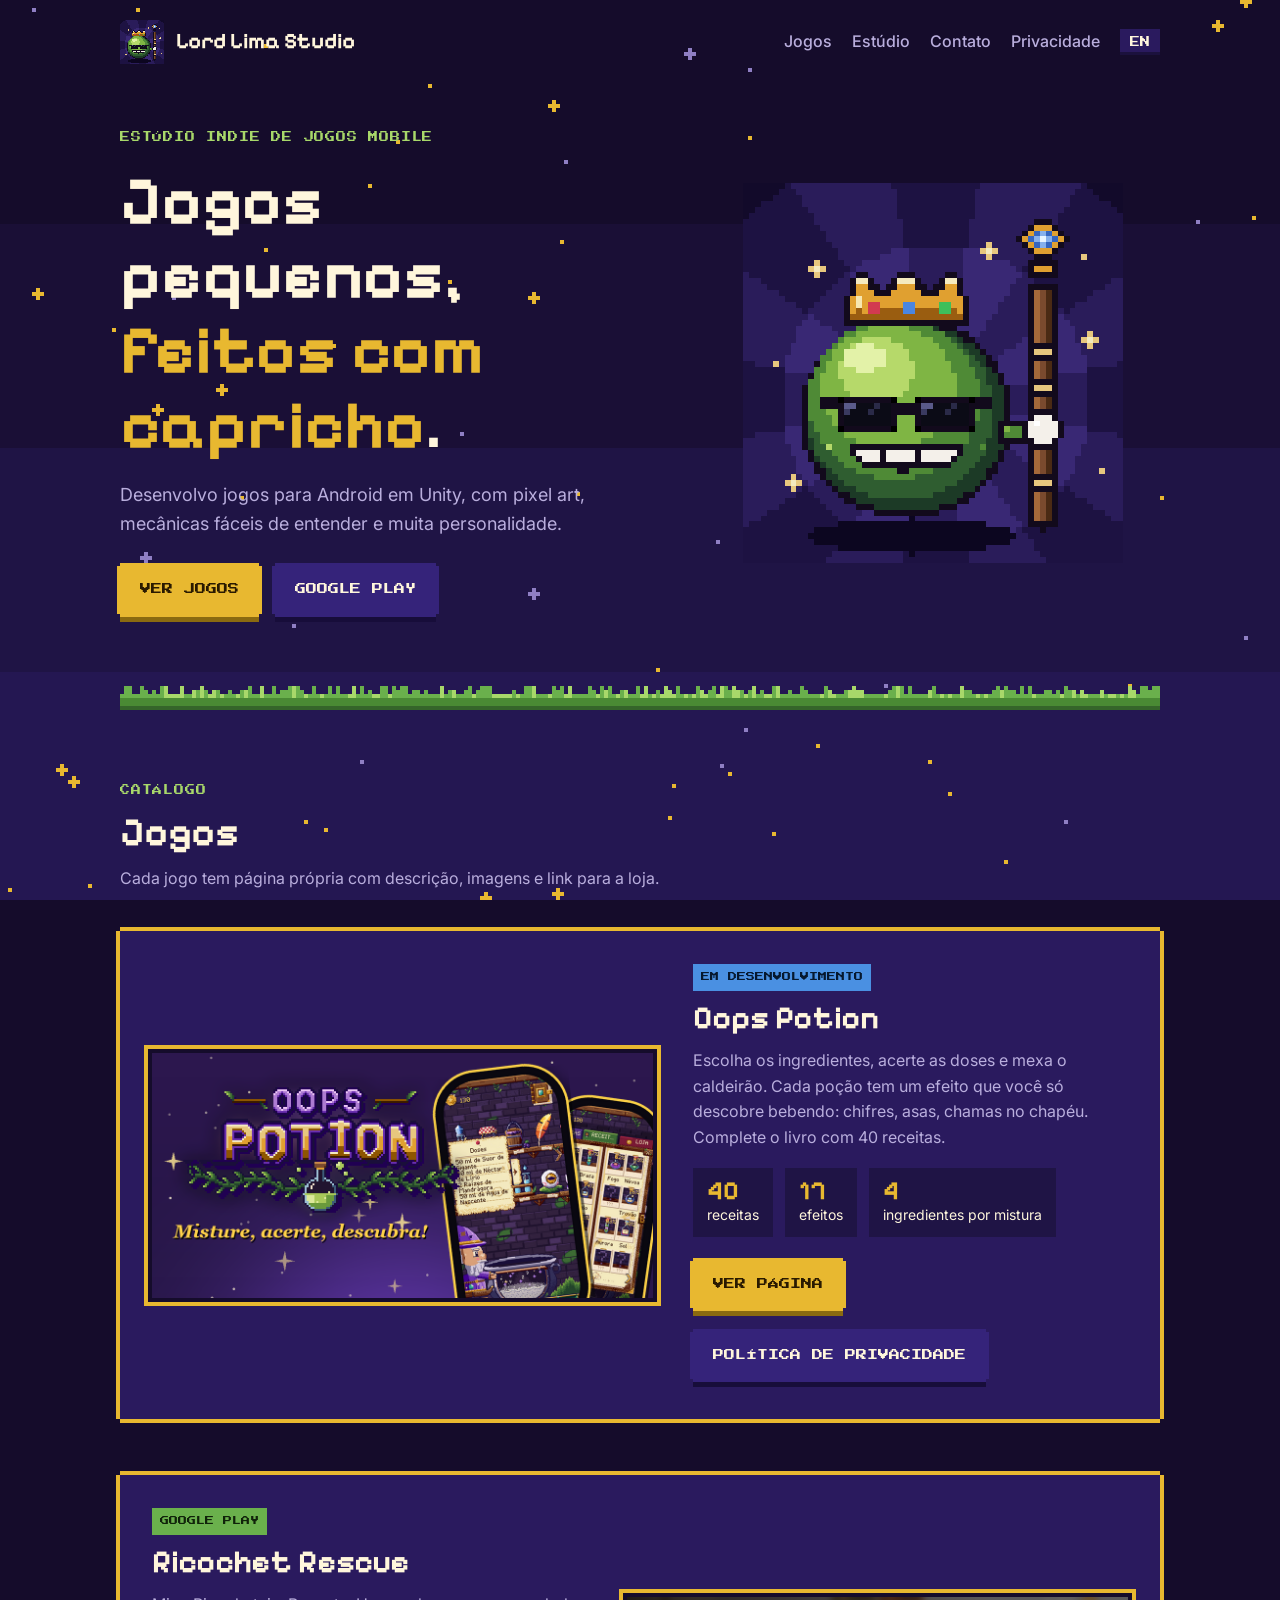
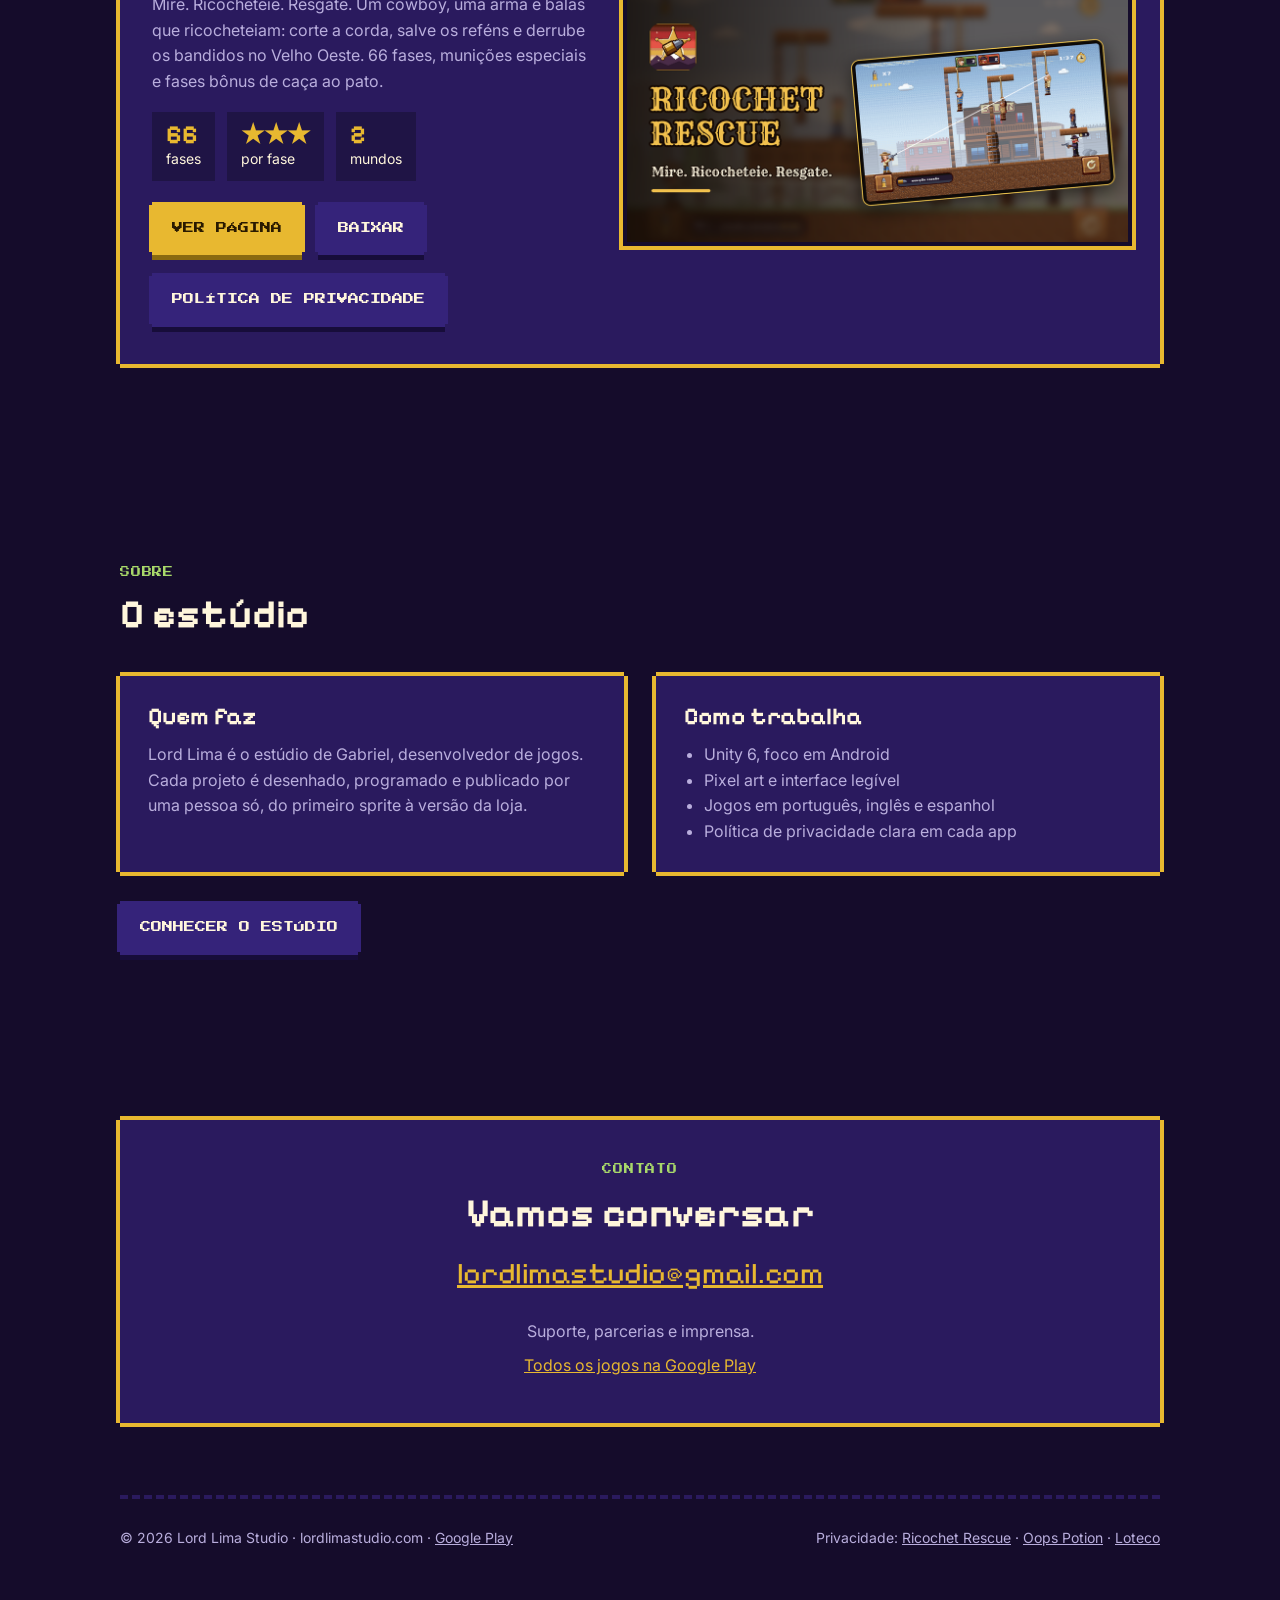
<file: index.html>
<!doctype html>
<html lang="pt-BR">
<head>
<meta charset="utf-8">
<meta name="viewport" content="width=device-width, initial-scale=1">
<title>Lord Lima Studio | Jogos mobile em pixel art</title>
<meta name="description" content="Estúdio indie de jogos para Android feitos em Unity, com pixel art e mecânicas fáceis de entender. Ricochet Rescue e Oops Potion.">
<meta name="theme-color" content="#150c2b">
<link rel="canonical" href="https://lordlimastudio.com/">
<link rel="alternate" hreflang="pt-BR" href="https://lordlimastudio.com/">
<link rel="alternate" hreflang="en" href="https://lordlimastudio.com/en/">
<link rel="alternate" hreflang="x-default" href="https://lordlimastudio.com/">
<meta property="og:type" content="website">
<meta property="og:site_name" content="Lord Lima Studio">
<meta property="og:title" content="Lord Lima Studio | Jogos mobile em pixel art">
<meta property="og:description" content="Estúdio indie de jogos para Android feitos em Unity, com pixel art e mecânicas fáceis de entender. Ricochet Rescue e Oops Potion.">
<meta property="og:url" content="https://lordlimastudio.com/">
<meta property="og:image" content="https://lordlimastudio.com/assets/img/og.jpg">
<meta name="twitter:card" content="summary_large_image">
<link rel="icon" type="image/png" href="/assets/img/favicon.png">
<link rel="apple-touch-icon" href="/assets/img/apple-touch-icon.png">
<link rel="preconnect" href="https://fonts.googleapis.com">
<link rel="preconnect" href="https://fonts.gstatic.com" crossorigin>
<link rel="stylesheet" href="https://fonts.googleapis.com/css2?family=Inter:wght@400;500;600&family=Pixelify+Sans:wght@500;700&family=Press+Start+2P&display=swap">
<link rel="stylesheet" href="/assets/css/site.css">
</head>
<body>
<a class="skip" href="#main">Ir para o conteúdo</a>
<canvas id="sky" aria-hidden="true"></canvas>
<div class="wrap">
<nav class="site" aria-label="Principal">
  <a class="brand" href="/"><img src="/assets/img/logo.png" alt="" width="44" height="44">Lord Lima Studio</a>
  <ul>
    <li><a href="/games/">Jogos</a></li>
    <li><a href="/about/">Estúdio</a></li>
    <li><a href="/contact/">Contato</a></li>
    <li><a href="/privacy/">Privacidade</a></li>
    <li><a class="lang" href="/en/" hreflang="en" lang="en" aria-label="English">EN</a></li>
  </ul>
</nav>
<main id="main">
<header class="hero">
  <div>
    <span class="eyebrow">Estúdio indie de jogos mobile</span>
    <h1>Jogos pequenos, <em>feitos com capricho</em>.</h1>
    <p class="lead">Desenvolvo jogos para Android em Unity, com pixel art, mecânicas fáceis de entender e muita personalidade.</p>
    <div class="btns">
      <a class="btn" href="#games">VER JOGOS</a>
      <a class="btn alt" href="https://play.google.com/store/apps/dev?id=8411854920311777114" target="_blank" rel="noopener">GOOGLE PLAY</a>
    </div>
  </div>
  <div class="mascot"><img src="/assets/img/logo.png" alt="Mascote do Lord Lima Studio: uma ervilha com coroa dourada, óculos escuros e cetro" width="512" height="512"></div>
</header>
<canvas class="grass" id="grass" aria-hidden="true"></canvas>

<section id="games">
  <div class="sec-h">
    <span class="eyebrow">Catálogo</span>
    <h2>Jogos</h2>
    <p>Cada jogo tem página própria com descrição, imagens e link para a loja.</p>
  </div>
  <article class="game px">
    <a class="shot" href="/games/oops-potion/"><img src="/assets/img/games/oops-pt.png" alt="Oops Potion: Misture, acerte, descubra!" width="1024" height="500" loading="lazy"></a>
    <div>
      <span class="chip soon">EM DESENVOLVIMENTO</span>
      <h3>Oops Potion</h3>
      <p>Escolha os ingredientes, acerte as doses e mexa o caldeirão. Cada poção tem um efeito que você só descobre bebendo: chifres, asas, chamas no chapéu. Complete o livro com 40 receitas.</p>
      <ul class="facts"><li><b>40</b><span>receitas</span></li><li><b>17</b><span>efeitos</span></li><li><b>4</b><span>ingredientes por mistura</span></li></ul>
      <div class="btns"><a class="btn" href="/games/oops-potion/">VER PÁGINA</a><a class="btn alt" href="https://lordduarte.github.io/oops_potion-privacidade/" target="_blank" rel="noopener">POLÍTICA DE PRIVACIDADE</a></div>
    </div>
  </article>
  <article class="game px rev">
    <div>
      <span class="chip">GOOGLE PLAY</span>
      <h3>Ricochet Rescue</h3>
      <p>Mire. Ricocheteie. Resgate. Um cowboy, uma arma e balas que ricocheteiam: corte a corda, salve os reféns e derrube os bandidos no Velho Oeste. 66 fases, munições especiais e fases bônus de caça ao pato.</p>
      <ul class="facts"><li><b>66</b><span>fases</span></li><li><b>★★★</b><span>por fase</span></li><li><b>2</b><span>mundos</span></li></ul>
      <div class="btns"><a class="btn" href="/games/ricochet-rescue/">VER PÁGINA</a><a class="btn alt" href="https://play.google.com/store/apps/details?id=com.lordlima.ricochetrescue" target="_blank" rel="noopener">BAIXAR</a><a class="btn alt" href="https://lordduarte.github.io/ricochet_rescue-privacidade/" target="_blank" rel="noopener">POLÍTICA DE PRIVACIDADE</a></div>
    </div>
    <a class="shot" href="/games/ricochet-rescue/"><img src="/assets/img/games/rico-pt.png" alt="Ricochet Rescue: Mire. Ricocheteie. Resgate." width="1024" height="500" loading="lazy"></a>
  </article>
</section>

<section id="about">
  <div class="sec-h"><span class="eyebrow">Sobre</span><h2>O estúdio</h2></div>
  <div class="about">
    <div class="card px"><h3>Quem faz</h3><p>Lord Lima é o estúdio de Gabriel, desenvolvedor de jogos. Cada projeto é desenhado, programado e publicado por uma pessoa só, do primeiro sprite à versão da loja.</p></div>
    <div class="card px"><h3>Como trabalha</h3><ul><li>Unity 6, foco em Android</li><li>Pixel art e interface legível</li><li>Jogos em português, inglês e espanhol</li><li>Política de privacidade clara em cada app</li></ul></div>
  </div>
  <p style="margin-top:32px"><a class="btn alt" href="/about/">CONHECER O ESTÚDIO</a></p>
</section>

<section id="contact">
  <div class="contact px">
    <span class="eyebrow">Contato</span>
    <h2 style="margin-top:10px">Vamos conversar</h2>
    <a class="mail" href="mailto:lordlimastudio@gmail.com">lordlimastudio@gmail.com</a>
    <p>Suporte, parcerias e imprensa.</p>
    <p><a href="https://play.google.com/store/apps/dev?id=8411854920311777114" target="_blank" rel="noopener">Todos os jogos na Google Play</a></p>
  </div>
</section>
</main>
<footer>
  <span>© 2026 Lord Lima Studio · lordlimastudio.com · <a href="https://play.google.com/store/apps/dev?id=8411854920311777114" target="_blank" rel="noopener">Google Play</a></span>
  <span>Privacidade: <a href="https://lordduarte.github.io/ricochet_rescue-privacidade/" target="_blank" rel="noopener">Ricochet Rescue</a> · <a href="https://lordduarte.github.io/oops_potion-privacidade/" target="_blank" rel="noopener">Oops Potion</a> · <a href="https://lordduarte.github.io/Loteco-privacidade/" target="_blank" rel="noopener">Loteco</a></span>
</footer>
</div>
<script src="/assets/js/site.js" defer></script>
</body>
</html>
</file>
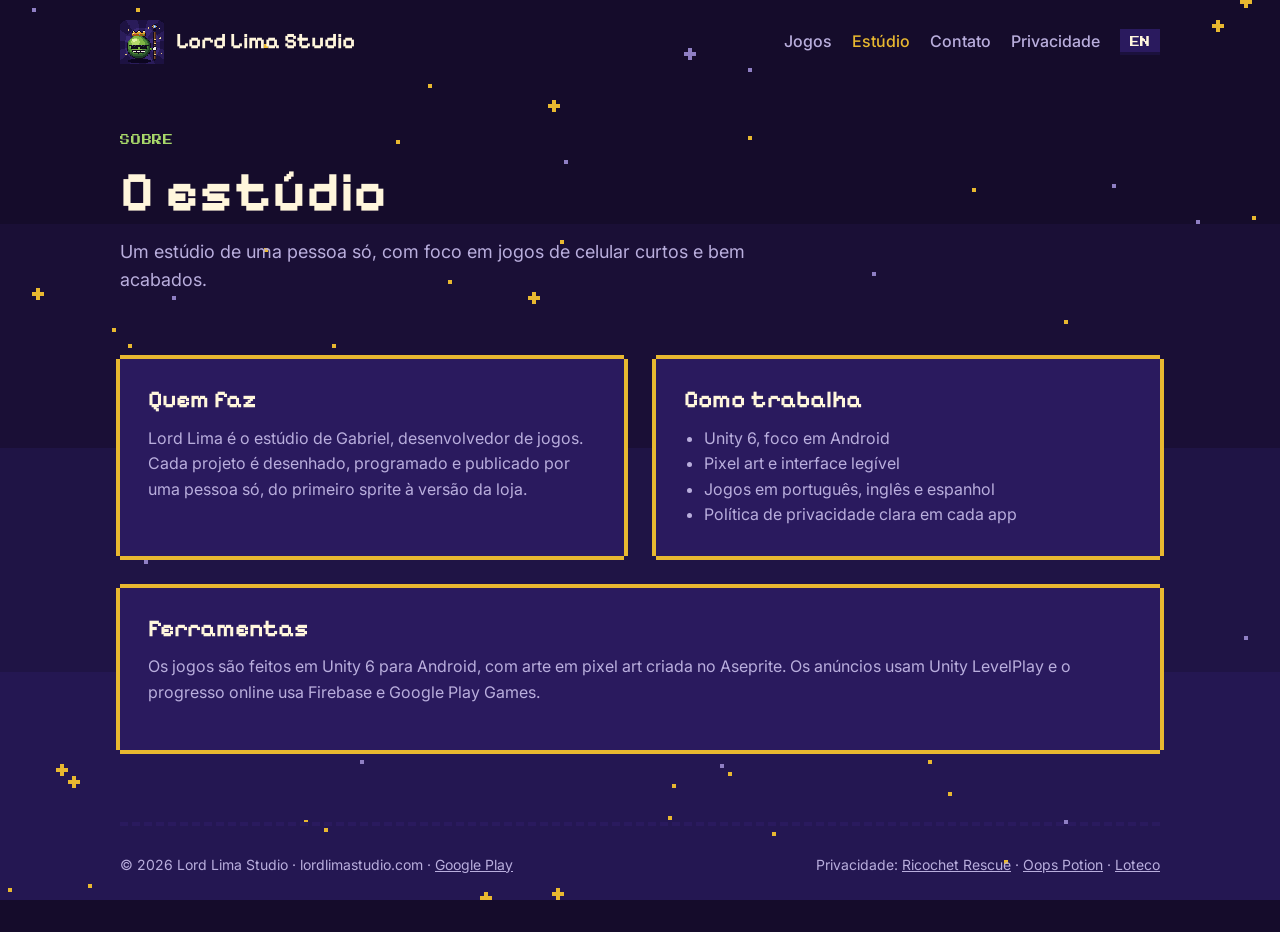
<file: about/index.html>
<!doctype html>
<html lang="pt-BR">
<head>
<meta charset="utf-8">
<meta name="viewport" content="width=device-width, initial-scale=1">
<title>O estúdio | Lord Lima Studio</title>
<meta name="description" content="Lord Lima é um estúdio indie de jogos mobile. Conheça quem faz e como os jogos são feitos.">
<meta name="theme-color" content="#150c2b">
<link rel="canonical" href="https://lordlimastudio.com/about/">
<link rel="alternate" hreflang="pt-BR" href="https://lordlimastudio.com/about/">
<link rel="alternate" hreflang="en" href="https://lordlimastudio.com/en/about/">
<link rel="alternate" hreflang="x-default" href="https://lordlimastudio.com/about/">
<meta property="og:type" content="website">
<meta property="og:site_name" content="Lord Lima Studio">
<meta property="og:title" content="O estúdio | Lord Lima Studio">
<meta property="og:description" content="Lord Lima é um estúdio indie de jogos mobile. Conheça quem faz e como os jogos são feitos.">
<meta property="og:url" content="https://lordlimastudio.com/about/">
<meta property="og:image" content="https://lordlimastudio.com/assets/img/og.jpg">
<meta name="twitter:card" content="summary_large_image">
<link rel="icon" type="image/png" href="/assets/img/favicon.png">
<link rel="apple-touch-icon" href="/assets/img/apple-touch-icon.png">
<link rel="preconnect" href="https://fonts.googleapis.com">
<link rel="preconnect" href="https://fonts.gstatic.com" crossorigin>
<link rel="stylesheet" href="https://fonts.googleapis.com/css2?family=Inter:wght@400;500;600&family=Pixelify+Sans:wght@500;700&family=Press+Start+2P&display=swap">
<link rel="stylesheet" href="/assets/css/site.css">
</head>
<body>
<a class="skip" href="#main">Ir para o conteúdo</a>
<canvas id="sky" aria-hidden="true"></canvas>
<div class="wrap">
<nav class="site" aria-label="Principal">
  <a class="brand" href="/"><img src="/assets/img/logo.png" alt="" width="44" height="44">Lord Lima Studio</a>
  <ul>
    <li><a href="/games/">Jogos</a></li>
    <li><a href="/about/" aria-current="page">Estúdio</a></li>
    <li><a href="/contact/">Contato</a></li>
    <li><a href="/privacy/">Privacidade</a></li>
    <li><a class="lang" href="/en/about/" hreflang="en" lang="en" aria-label="English">EN</a></li>
  </ul>
</nav>
<main id="main">
<div class="page-h"><span class="eyebrow">Sobre</span><h1>O estúdio</h1><p>Um estúdio de uma pessoa só, com foco em jogos de celular curtos e bem acabados.</p></div>
<section style="padding-top:24px">
  <div class="about">
    <div class="card px"><h3>Quem faz</h3><p>Lord Lima é o estúdio de Gabriel, desenvolvedor de jogos. Cada projeto é desenhado, programado e publicado por uma pessoa só, do primeiro sprite à versão da loja.</p></div>
    <div class="card px"><h3>Como trabalha</h3><ul><li>Unity 6, foco em Android</li><li>Pixel art e interface legível</li><li>Jogos em português, inglês e espanhol</li><li>Política de privacidade clara em cada app</li></ul></div>
  </div>
  <div class="about" style="margin-top:32px;grid-template-columns:1fr"><div class="card px"><h3>Ferramentas</h3><p>Os jogos são feitos em Unity 6 para Android, com arte em pixel art criada no Aseprite. Os anúncios usam Unity LevelPlay e o progresso online usa Firebase e Google Play Games.</p></div></div>
</section>
</main>
<footer>
  <span>© 2026 Lord Lima Studio · lordlimastudio.com · <a href="https://play.google.com/store/apps/dev?id=8411854920311777114" target="_blank" rel="noopener">Google Play</a></span>
  <span>Privacidade: <a href="https://lordduarte.github.io/ricochet_rescue-privacidade/" target="_blank" rel="noopener">Ricochet Rescue</a> · <a href="https://lordduarte.github.io/oops_potion-privacidade/" target="_blank" rel="noopener">Oops Potion</a> · <a href="https://lordduarte.github.io/Loteco-privacidade/" target="_blank" rel="noopener">Loteco</a></span>
</footer>
</div>
<script src="/assets/js/site.js" defer></script>
</body>
</html>
</file>
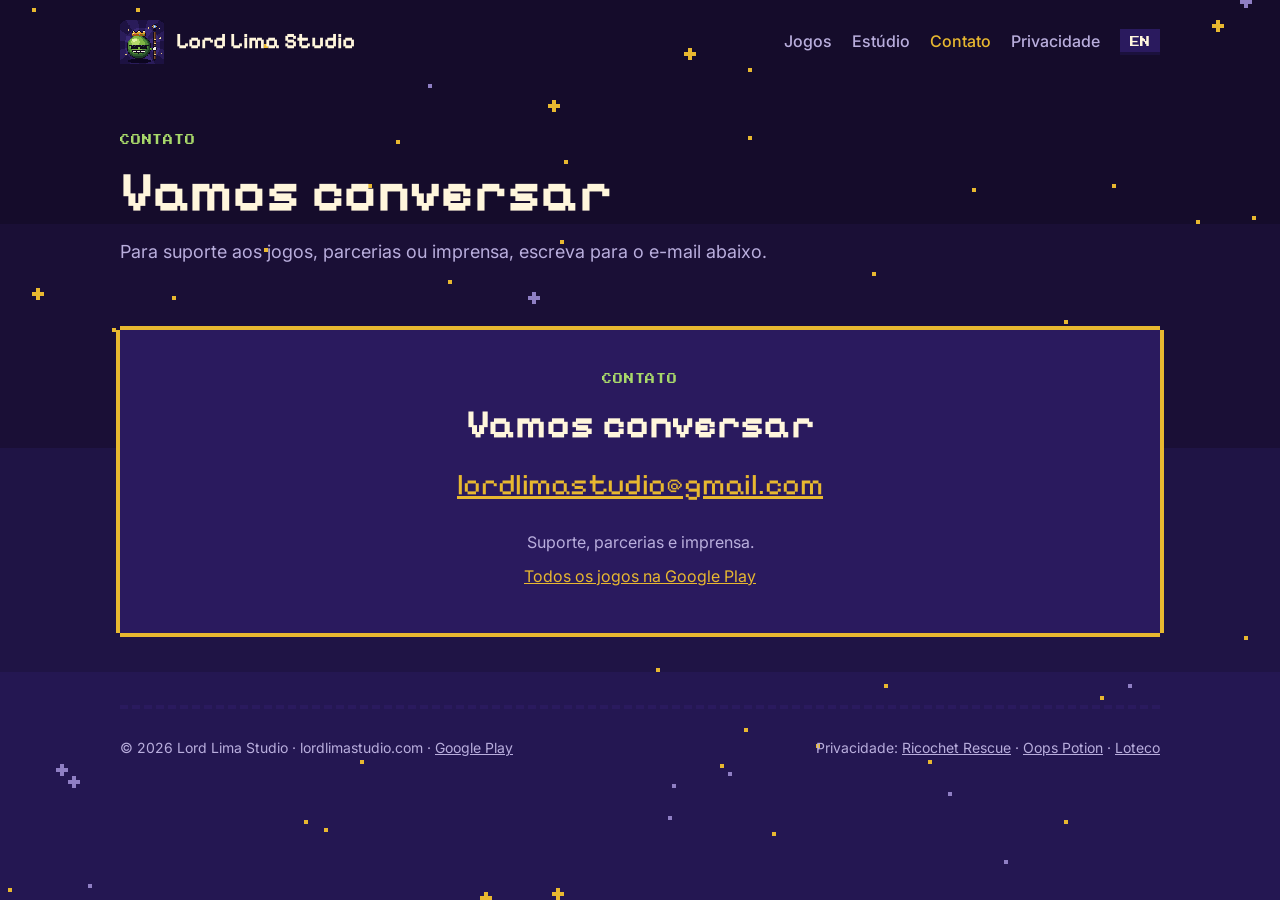
<file: contact/index.html>
<!doctype html>
<html lang="pt-BR">
<head>
<meta charset="utf-8">
<meta name="viewport" content="width=device-width, initial-scale=1">
<title>Contato | Lord Lima Studio</title>
<meta name="description" content="Fale com o Lord Lima Studio: suporte, parcerias e imprensa.">
<meta name="theme-color" content="#150c2b">
<link rel="canonical" href="https://lordlimastudio.com/contact/">
<link rel="alternate" hreflang="pt-BR" href="https://lordlimastudio.com/contact/">
<link rel="alternate" hreflang="en" href="https://lordlimastudio.com/en/contact/">
<link rel="alternate" hreflang="x-default" href="https://lordlimastudio.com/contact/">
<meta property="og:type" content="website">
<meta property="og:site_name" content="Lord Lima Studio">
<meta property="og:title" content="Contato | Lord Lima Studio">
<meta property="og:description" content="Fale com o Lord Lima Studio: suporte, parcerias e imprensa.">
<meta property="og:url" content="https://lordlimastudio.com/contact/">
<meta property="og:image" content="https://lordlimastudio.com/assets/img/og.jpg">
<meta name="twitter:card" content="summary_large_image">
<link rel="icon" type="image/png" href="/assets/img/favicon.png">
<link rel="apple-touch-icon" href="/assets/img/apple-touch-icon.png">
<link rel="preconnect" href="https://fonts.googleapis.com">
<link rel="preconnect" href="https://fonts.gstatic.com" crossorigin>
<link rel="stylesheet" href="https://fonts.googleapis.com/css2?family=Inter:wght@400;500;600&family=Pixelify+Sans:wght@500;700&family=Press+Start+2P&display=swap">
<link rel="stylesheet" href="/assets/css/site.css">
</head>
<body>
<a class="skip" href="#main">Ir para o conteúdo</a>
<canvas id="sky" aria-hidden="true"></canvas>
<div class="wrap">
<nav class="site" aria-label="Principal">
  <a class="brand" href="/"><img src="/assets/img/logo.png" alt="" width="44" height="44">Lord Lima Studio</a>
  <ul>
    <li><a href="/games/">Jogos</a></li>
    <li><a href="/about/">Estúdio</a></li>
    <li><a href="/contact/" aria-current="page">Contato</a></li>
    <li><a href="/privacy/">Privacidade</a></li>
    <li><a class="lang" href="/en/contact/" hreflang="en" lang="en" aria-label="English">EN</a></li>
  </ul>
</nav>
<main id="main">
<div class="page-h"><span class="eyebrow">Contato</span><h1>Vamos conversar</h1><p>Para suporte aos jogos, parcerias ou imprensa, escreva para o e-mail abaixo.</p></div>
<section style="padding-top:24px">
  <div class="contact px">
    <span class="eyebrow">Contato</span>
    <h2 style="margin-top:10px">Vamos conversar</h2>
    <a class="mail" href="mailto:lordlimastudio@gmail.com">lordlimastudio@gmail.com</a>
    <p>Suporte, parcerias e imprensa.</p>
    <p><a href="https://play.google.com/store/apps/dev?id=8411854920311777114" target="_blank" rel="noopener">Todos os jogos na Google Play</a></p>
  </div>
</section>
</main>
<footer>
  <span>© 2026 Lord Lima Studio · lordlimastudio.com · <a href="https://play.google.com/store/apps/dev?id=8411854920311777114" target="_blank" rel="noopener">Google Play</a></span>
  <span>Privacidade: <a href="https://lordduarte.github.io/ricochet_rescue-privacidade/" target="_blank" rel="noopener">Ricochet Rescue</a> · <a href="https://lordduarte.github.io/oops_potion-privacidade/" target="_blank" rel="noopener">Oops Potion</a> · <a href="https://lordduarte.github.io/Loteco-privacidade/" target="_blank" rel="noopener">Loteco</a></span>
</footer>
</div>
<script src="/assets/js/site.js" defer></script>
</body>
</html>
</file>
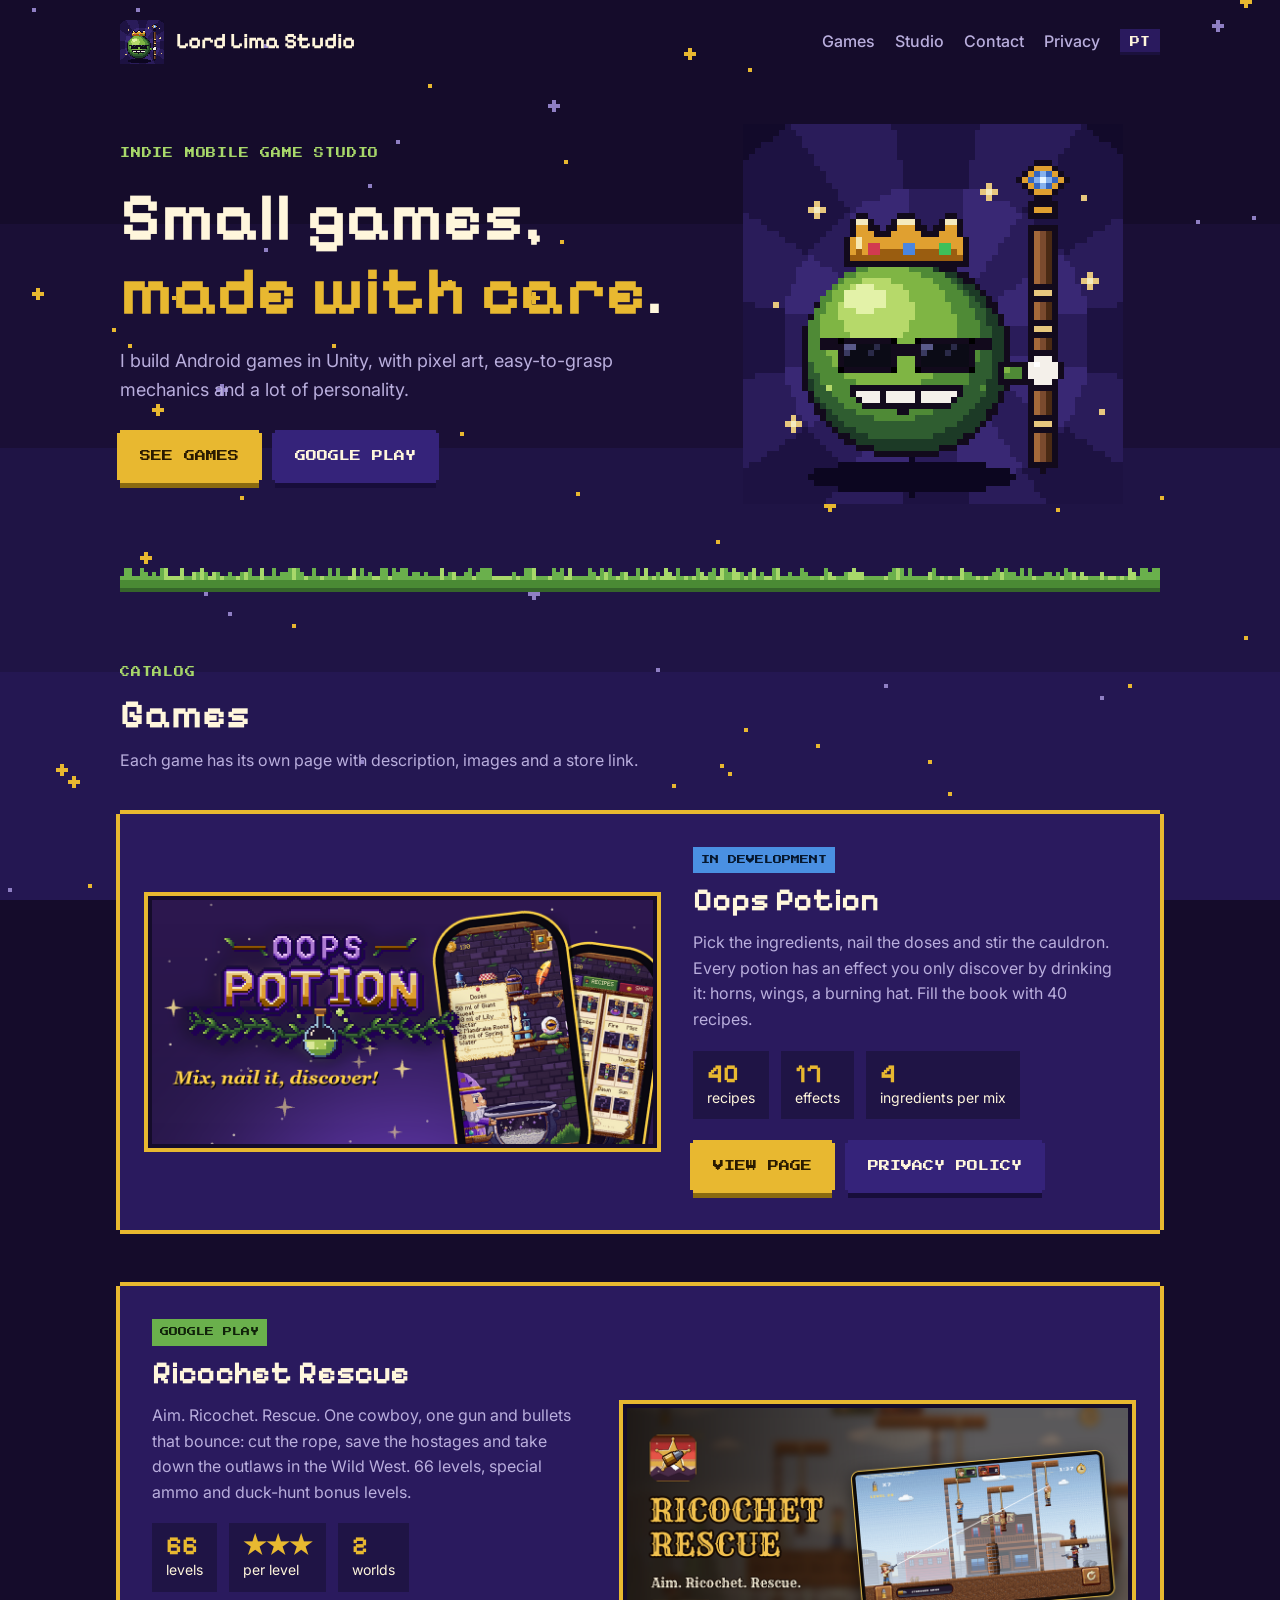
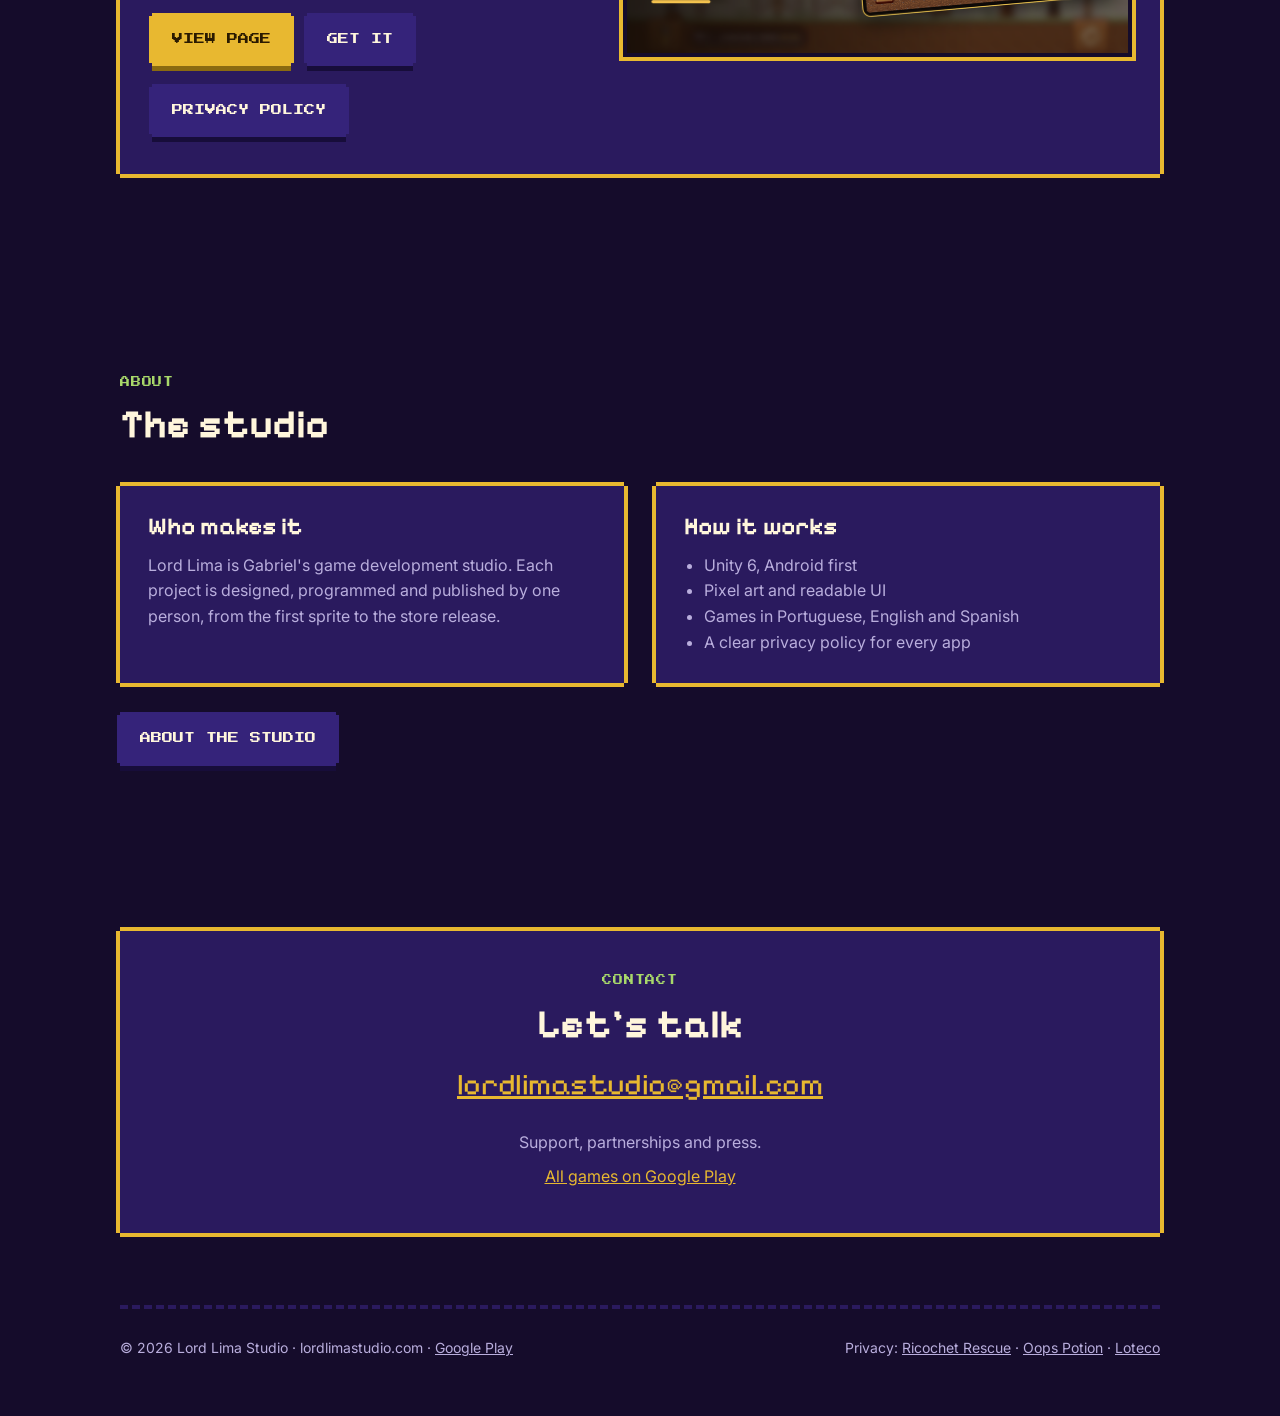
<file: en/index.html>
<!doctype html>
<html lang="en">
<head>
<meta charset="utf-8">
<meta name="viewport" content="width=device-width, initial-scale=1">
<title>Lord Lima Studio | Pixel art mobile games</title>
<meta name="description" content="Indie studio making Android games in Unity, with pixel art and easy-to-grasp mechanics. Ricochet Rescue and Oops Potion.">
<meta name="theme-color" content="#150c2b">
<link rel="canonical" href="https://lordlimastudio.com/en/">
<link rel="alternate" hreflang="pt-BR" href="https://lordlimastudio.com/">
<link rel="alternate" hreflang="en" href="https://lordlimastudio.com/en/">
<link rel="alternate" hreflang="x-default" href="https://lordlimastudio.com/">
<meta property="og:type" content="website">
<meta property="og:site_name" content="Lord Lima Studio">
<meta property="og:title" content="Lord Lima Studio | Pixel art mobile games">
<meta property="og:description" content="Indie studio making Android games in Unity, with pixel art and easy-to-grasp mechanics. Ricochet Rescue and Oops Potion.">
<meta property="og:url" content="https://lordlimastudio.com/en/">
<meta property="og:image" content="https://lordlimastudio.com/assets/img/og.jpg">
<meta name="twitter:card" content="summary_large_image">
<link rel="icon" type="image/png" href="/assets/img/favicon.png">
<link rel="apple-touch-icon" href="/assets/img/apple-touch-icon.png">
<link rel="preconnect" href="https://fonts.googleapis.com">
<link rel="preconnect" href="https://fonts.gstatic.com" crossorigin>
<link rel="stylesheet" href="https://fonts.googleapis.com/css2?family=Inter:wght@400;500;600&family=Pixelify+Sans:wght@500;700&family=Press+Start+2P&display=swap">
<link rel="stylesheet" href="/assets/css/site.css">
</head>
<body>
<a class="skip" href="#main">Skip to content</a>
<canvas id="sky" aria-hidden="true"></canvas>
<div class="wrap">
<nav class="site" aria-label="Principal">
  <a class="brand" href="/en/"><img src="/assets/img/logo.png" alt="" width="44" height="44">Lord Lima Studio</a>
  <ul>
    <li><a href="/en/games/">Games</a></li>
    <li><a href="/en/about/">Studio</a></li>
    <li><a href="/en/contact/">Contact</a></li>
    <li><a href="/en/privacy/">Privacy</a></li>
    <li><a class="lang" href="/" hreflang="pt-BR" lang="pt-BR" aria-label="Português">PT</a></li>
  </ul>
</nav>
<main id="main">
<header class="hero">
  <div>
    <span class="eyebrow">Indie mobile game studio</span>
    <h1>Small games, <em>made with care</em>.</h1>
    <p class="lead">I build Android games in Unity, with pixel art, easy-to-grasp mechanics and a lot of personality.</p>
    <div class="btns">
      <a class="btn" href="#games">SEE GAMES</a>
      <a class="btn alt" href="https://play.google.com/store/apps/dev?id=8411854920311777114" target="_blank" rel="noopener">GOOGLE PLAY</a>
    </div>
  </div>
  <div class="mascot"><img src="/assets/img/logo.png" alt="Lord Lima Studio mascot: a green pea with a golden crown, sunglasses and a scepter" width="512" height="512"></div>
</header>
<canvas class="grass" id="grass" aria-hidden="true"></canvas>

<section id="games">
  <div class="sec-h">
    <span class="eyebrow">Catalog</span>
    <h2>Games</h2>
    <p>Each game has its own page with description, images and a store link.</p>
  </div>
  <article class="game px">
    <a class="shot" href="/en/games/oops-potion/"><img src="/assets/img/games/oops-en.png" alt="Oops Potion: Mix, nail it, discover!" width="1024" height="500" loading="lazy"></a>
    <div>
      <span class="chip soon">IN DEVELOPMENT</span>
      <h3>Oops Potion</h3>
      <p>Pick the ingredients, nail the doses and stir the cauldron. Every potion has an effect you only discover by drinking it: horns, wings, a burning hat. Fill the book with 40 recipes.</p>
      <ul class="facts"><li><b>40</b><span>recipes</span></li><li><b>17</b><span>effects</span></li><li><b>4</b><span>ingredients per mix</span></li></ul>
      <div class="btns"><a class="btn" href="/en/games/oops-potion/">VIEW PAGE</a><a class="btn alt" href="https://lordduarte.github.io/oops_potion-privacidade/" target="_blank" rel="noopener">PRIVACY POLICY</a></div>
    </div>
  </article>
  <article class="game px rev">
    <div>
      <span class="chip">GOOGLE PLAY</span>
      <h3>Ricochet Rescue</h3>
      <p>Aim. Ricochet. Rescue. One cowboy, one gun and bullets that bounce: cut the rope, save the hostages and take down the outlaws in the Wild West. 66 levels, special ammo and duck-hunt bonus levels.</p>
      <ul class="facts"><li><b>66</b><span>levels</span></li><li><b>★★★</b><span>per level</span></li><li><b>2</b><span>worlds</span></li></ul>
      <div class="btns"><a class="btn" href="/en/games/ricochet-rescue/">VIEW PAGE</a><a class="btn alt" href="https://play.google.com/store/apps/details?id=com.lordlima.ricochetrescue" target="_blank" rel="noopener">GET IT</a><a class="btn alt" href="https://lordduarte.github.io/ricochet_rescue-privacidade/" target="_blank" rel="noopener">PRIVACY POLICY</a></div>
    </div>
    <a class="shot" href="/en/games/ricochet-rescue/"><img src="/assets/img/games/rico-en.png" alt="Ricochet Rescue: Aim. Ricochet. Rescue." width="1024" height="500" loading="lazy"></a>
  </article>
</section>

<section id="about">
  <div class="sec-h"><span class="eyebrow">About</span><h2>The studio</h2></div>
  <div class="about">
    <div class="card px"><h3>Who makes it</h3><p>Lord Lima is Gabriel&#x27;s game development studio. Each project is designed, programmed and published by one person, from the first sprite to the store release.</p></div>
    <div class="card px"><h3>How it works</h3><ul><li>Unity 6, Android first</li><li>Pixel art and readable UI</li><li>Games in Portuguese, English and Spanish</li><li>A clear privacy policy for every app</li></ul></div>
  </div>
  <p style="margin-top:32px"><a class="btn alt" href="/en/about/">ABOUT THE STUDIO</a></p>
</section>

<section id="contact">
  <div class="contact px">
    <span class="eyebrow">Contact</span>
    <h2 style="margin-top:10px">Let's talk</h2>
    <a class="mail" href="mailto:lordlimastudio@gmail.com">lordlimastudio@gmail.com</a>
    <p>Support, partnerships and press.</p>
    <p><a href="https://play.google.com/store/apps/dev?id=8411854920311777114" target="_blank" rel="noopener">All games on Google Play</a></p>
  </div>
</section>
</main>
<footer>
  <span>© 2026 Lord Lima Studio · lordlimastudio.com · <a href="https://play.google.com/store/apps/dev?id=8411854920311777114" target="_blank" rel="noopener">Google Play</a></span>
  <span>Privacy: <a href="https://lordduarte.github.io/ricochet_rescue-privacidade/" target="_blank" rel="noopener">Ricochet Rescue</a> · <a href="https://lordduarte.github.io/oops_potion-privacidade/" target="_blank" rel="noopener">Oops Potion</a> · <a href="https://lordduarte.github.io/Loteco-privacidade/" target="_blank" rel="noopener">Loteco</a></span>
</footer>
</div>
<script src="/assets/js/site.js" defer></script>
</body>
</html>
</file>
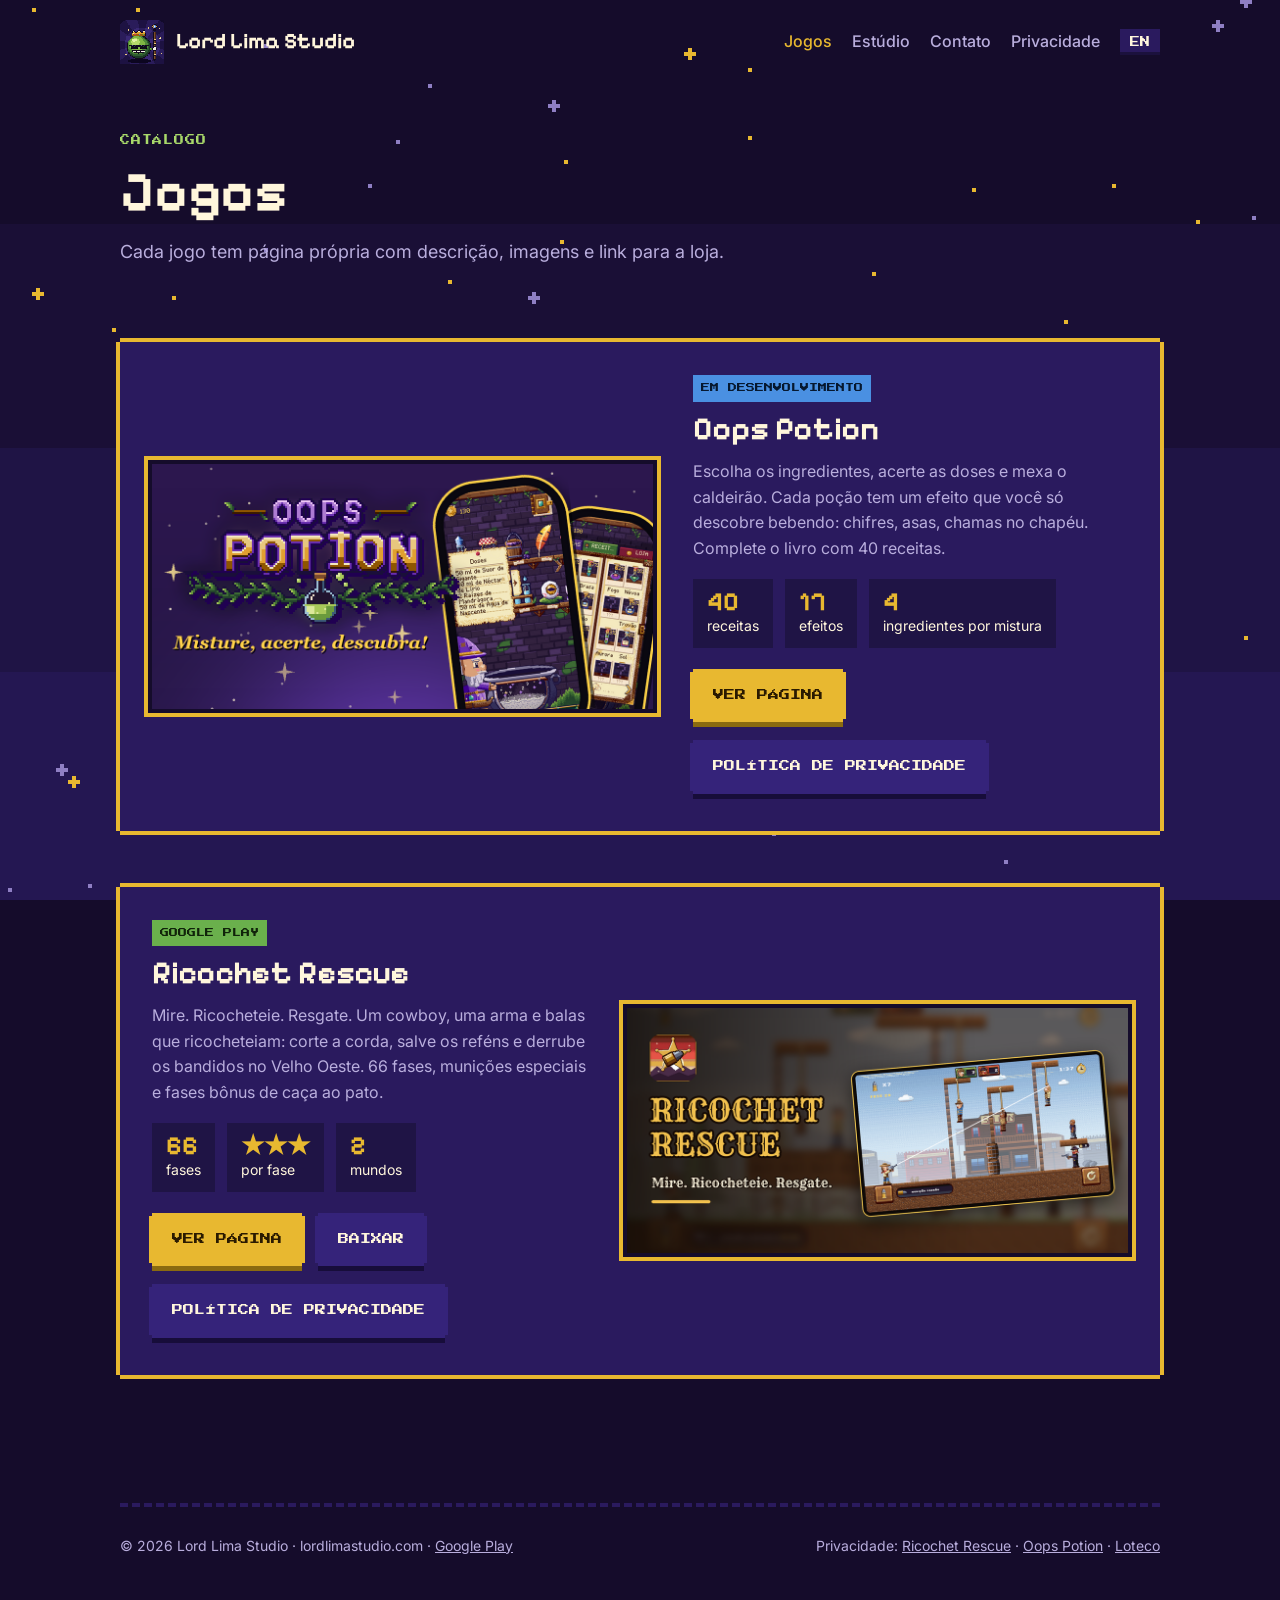
<file: games/index.html>
<!doctype html>
<html lang="pt-BR">
<head>
<meta charset="utf-8">
<meta name="viewport" content="width=device-width, initial-scale=1">
<title>Jogos | Lord Lima Studio</title>
<meta name="description" content="Jogos mobile do Lord Lima Studio: Ricochet Rescue e Oops Potion.">
<meta name="theme-color" content="#150c2b">
<link rel="canonical" href="https://lordlimastudio.com/games/">
<link rel="alternate" hreflang="pt-BR" href="https://lordlimastudio.com/games/">
<link rel="alternate" hreflang="en" href="https://lordlimastudio.com/en/games/">
<link rel="alternate" hreflang="x-default" href="https://lordlimastudio.com/games/">
<meta property="og:type" content="website">
<meta property="og:site_name" content="Lord Lima Studio">
<meta property="og:title" content="Jogos | Lord Lima Studio">
<meta property="og:description" content="Jogos mobile do Lord Lima Studio: Ricochet Rescue e Oops Potion.">
<meta property="og:url" content="https://lordlimastudio.com/games/">
<meta property="og:image" content="https://lordlimastudio.com/assets/img/og.jpg">
<meta name="twitter:card" content="summary_large_image">
<link rel="icon" type="image/png" href="/assets/img/favicon.png">
<link rel="apple-touch-icon" href="/assets/img/apple-touch-icon.png">
<link rel="preconnect" href="https://fonts.googleapis.com">
<link rel="preconnect" href="https://fonts.gstatic.com" crossorigin>
<link rel="stylesheet" href="https://fonts.googleapis.com/css2?family=Inter:wght@400;500;600&family=Pixelify+Sans:wght@500;700&family=Press+Start+2P&display=swap">
<link rel="stylesheet" href="/assets/css/site.css">
</head>
<body>
<a class="skip" href="#main">Ir para o conteúdo</a>
<canvas id="sky" aria-hidden="true"></canvas>
<div class="wrap">
<nav class="site" aria-label="Principal">
  <a class="brand" href="/"><img src="/assets/img/logo.png" alt="" width="44" height="44">Lord Lima Studio</a>
  <ul>
    <li><a href="/games/" aria-current="page">Jogos</a></li>
    <li><a href="/about/">Estúdio</a></li>
    <li><a href="/contact/">Contato</a></li>
    <li><a href="/privacy/">Privacidade</a></li>
    <li><a class="lang" href="/en/games/" hreflang="en" lang="en" aria-label="English">EN</a></li>
  </ul>
</nav>
<main id="main">
<div class="page-h"><span class="eyebrow">Catálogo</span><h1>Jogos</h1><p>Cada jogo tem página própria com descrição, imagens e link para a loja.</p></div>
<section style="padding-top:24px">
  <article class="game px">
    <a class="shot" href="/games/oops-potion/"><img src="/assets/img/games/oops-pt.png" alt="Oops Potion: Misture, acerte, descubra!" width="1024" height="500" loading="lazy"></a>
    <div>
      <span class="chip soon">EM DESENVOLVIMENTO</span>
      <h3>Oops Potion</h3>
      <p>Escolha os ingredientes, acerte as doses e mexa o caldeirão. Cada poção tem um efeito que você só descobre bebendo: chifres, asas, chamas no chapéu. Complete o livro com 40 receitas.</p>
      <ul class="facts"><li><b>40</b><span>receitas</span></li><li><b>17</b><span>efeitos</span></li><li><b>4</b><span>ingredientes por mistura</span></li></ul>
      <div class="btns"><a class="btn" href="/games/oops-potion/">VER PÁGINA</a><a class="btn alt" href="https://lordduarte.github.io/oops_potion-privacidade/" target="_blank" rel="noopener">POLÍTICA DE PRIVACIDADE</a></div>
    </div>
  </article>
  <article class="game px rev">
    <div>
      <span class="chip">GOOGLE PLAY</span>
      <h3>Ricochet Rescue</h3>
      <p>Mire. Ricocheteie. Resgate. Um cowboy, uma arma e balas que ricocheteiam: corte a corda, salve os reféns e derrube os bandidos no Velho Oeste. 66 fases, munições especiais e fases bônus de caça ao pato.</p>
      <ul class="facts"><li><b>66</b><span>fases</span></li><li><b>★★★</b><span>por fase</span></li><li><b>2</b><span>mundos</span></li></ul>
      <div class="btns"><a class="btn" href="/games/ricochet-rescue/">VER PÁGINA</a><a class="btn alt" href="https://play.google.com/store/apps/details?id=com.lordlima.ricochetrescue" target="_blank" rel="noopener">BAIXAR</a><a class="btn alt" href="https://lordduarte.github.io/ricochet_rescue-privacidade/" target="_blank" rel="noopener">POLÍTICA DE PRIVACIDADE</a></div>
    </div>
    <a class="shot" href="/games/ricochet-rescue/"><img src="/assets/img/games/rico-pt.png" alt="Ricochet Rescue: Mire. Ricocheteie. Resgate." width="1024" height="500" loading="lazy"></a>
  </article>
</section>
</main>
<footer>
  <span>© 2026 Lord Lima Studio · lordlimastudio.com · <a href="https://play.google.com/store/apps/dev?id=8411854920311777114" target="_blank" rel="noopener">Google Play</a></span>
  <span>Privacidade: <a href="https://lordduarte.github.io/ricochet_rescue-privacidade/" target="_blank" rel="noopener">Ricochet Rescue</a> · <a href="https://lordduarte.github.io/oops_potion-privacidade/" target="_blank" rel="noopener">Oops Potion</a> · <a href="https://lordduarte.github.io/Loteco-privacidade/" target="_blank" rel="noopener">Loteco</a></span>
</footer>
</div>
<script src="/assets/js/site.js" defer></script>
</body>
</html>
</file>
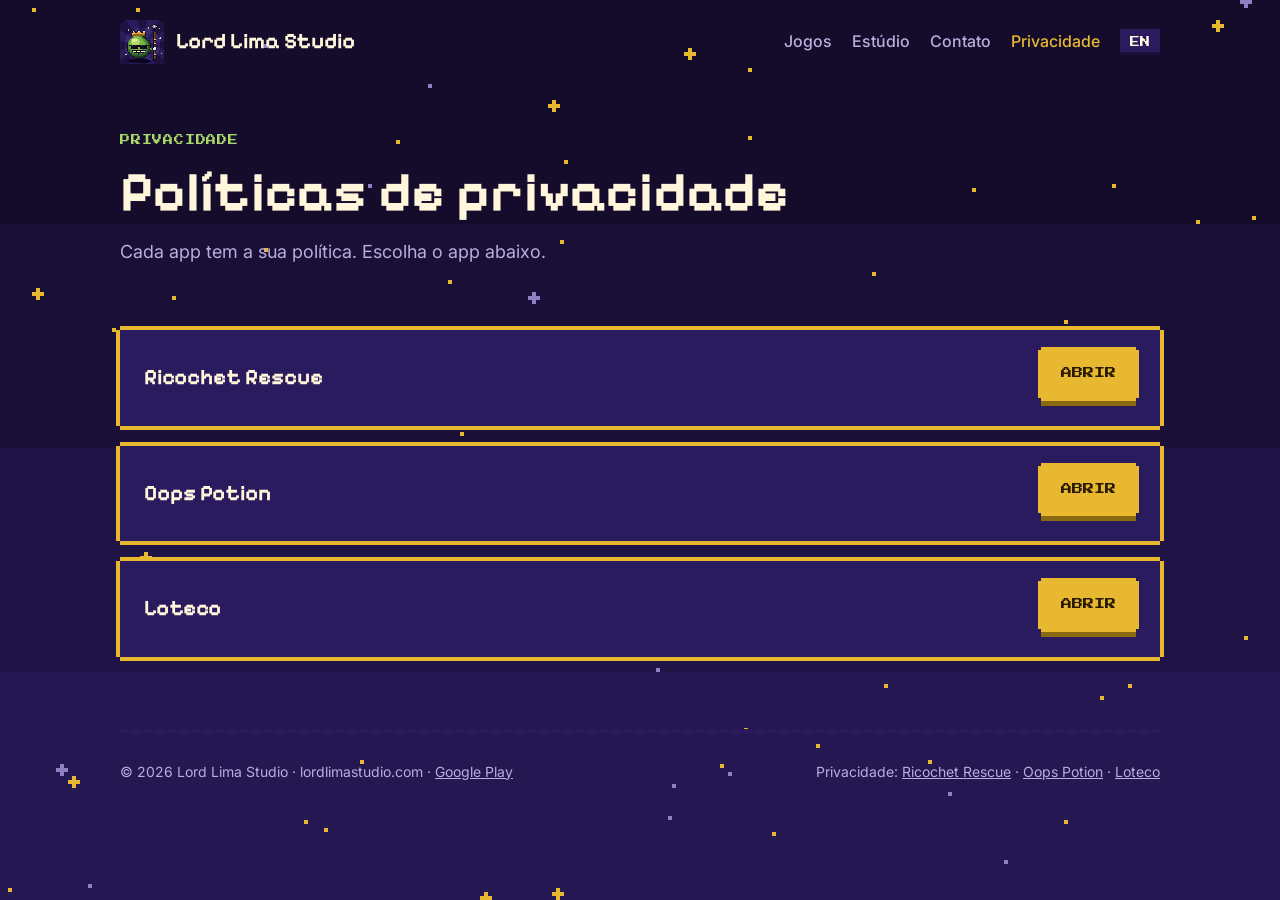
<file: privacy/index.html>
<!doctype html>
<html lang="pt-BR">
<head>
<meta charset="utf-8">
<meta name="viewport" content="width=device-width, initial-scale=1">
<title>Políticas de privacidade | Lord Lima Studio</title>
<meta name="description" content="Políticas de privacidade dos apps do Lord Lima Studio.">
<meta name="theme-color" content="#150c2b">
<link rel="canonical" href="https://lordlimastudio.com/privacy/">
<link rel="alternate" hreflang="pt-BR" href="https://lordlimastudio.com/privacy/">
<link rel="alternate" hreflang="en" href="https://lordlimastudio.com/en/privacy/">
<link rel="alternate" hreflang="x-default" href="https://lordlimastudio.com/privacy/">
<meta property="og:type" content="website">
<meta property="og:site_name" content="Lord Lima Studio">
<meta property="og:title" content="Políticas de privacidade | Lord Lima Studio">
<meta property="og:description" content="Políticas de privacidade dos apps do Lord Lima Studio.">
<meta property="og:url" content="https://lordlimastudio.com/privacy/">
<meta property="og:image" content="https://lordlimastudio.com/assets/img/og.jpg">
<meta name="twitter:card" content="summary_large_image">
<link rel="icon" type="image/png" href="/assets/img/favicon.png">
<link rel="apple-touch-icon" href="/assets/img/apple-touch-icon.png">
<link rel="preconnect" href="https://fonts.googleapis.com">
<link rel="preconnect" href="https://fonts.gstatic.com" crossorigin>
<link rel="stylesheet" href="https://fonts.googleapis.com/css2?family=Inter:wght@400;500;600&family=Pixelify+Sans:wght@500;700&family=Press+Start+2P&display=swap">
<link rel="stylesheet" href="/assets/css/site.css">
</head>
<body>
<a class="skip" href="#main">Ir para o conteúdo</a>
<canvas id="sky" aria-hidden="true"></canvas>
<div class="wrap">
<nav class="site" aria-label="Principal">
  <a class="brand" href="/"><img src="/assets/img/logo.png" alt="" width="44" height="44">Lord Lima Studio</a>
  <ul>
    <li><a href="/games/">Jogos</a></li>
    <li><a href="/about/">Estúdio</a></li>
    <li><a href="/contact/">Contato</a></li>
    <li><a href="/privacy/" aria-current="page">Privacidade</a></li>
    <li><a class="lang" href="/en/privacy/" hreflang="en" lang="en" aria-label="English">EN</a></li>
  </ul>
</nav>
<main id="main">
<div class="page-h"><span class="eyebrow">Privacidade</span><h1>Políticas de privacidade</h1><p>Cada app tem a sua política. Escolha o app abaixo.</p></div>
<section style="padding-top:24px"><ul class="plist"><li class="px"><div><strong>Ricochet Rescue</strong></div><a class="btn" href="https://lordduarte.github.io/ricochet_rescue-privacidade/" target="_blank" rel="noopener">ABRIR</a></li><li class="px"><div><strong>Oops Potion</strong></div><a class="btn" href="https://lordduarte.github.io/oops_potion-privacidade/" target="_blank" rel="noopener">ABRIR</a></li><li class="px"><div><strong>Loteco</strong></div><a class="btn" href="https://lordduarte.github.io/Loteco-privacidade/" target="_blank" rel="noopener">ABRIR</a></li></ul></section>
</main>
<footer>
  <span>© 2026 Lord Lima Studio · lordlimastudio.com · <a href="https://play.google.com/store/apps/dev?id=8411854920311777114" target="_blank" rel="noopener">Google Play</a></span>
  <span>Privacidade: <a href="https://lordduarte.github.io/ricochet_rescue-privacidade/" target="_blank" rel="noopener">Ricochet Rescue</a> · <a href="https://lordduarte.github.io/oops_potion-privacidade/" target="_blank" rel="noopener">Oops Potion</a> · <a href="https://lordduarte.github.io/Loteco-privacidade/" target="_blank" rel="noopener">Loteco</a></span>
</footer>
</div>
<script src="/assets/js/site.js" defer></script>
</body>
</html>
</file>
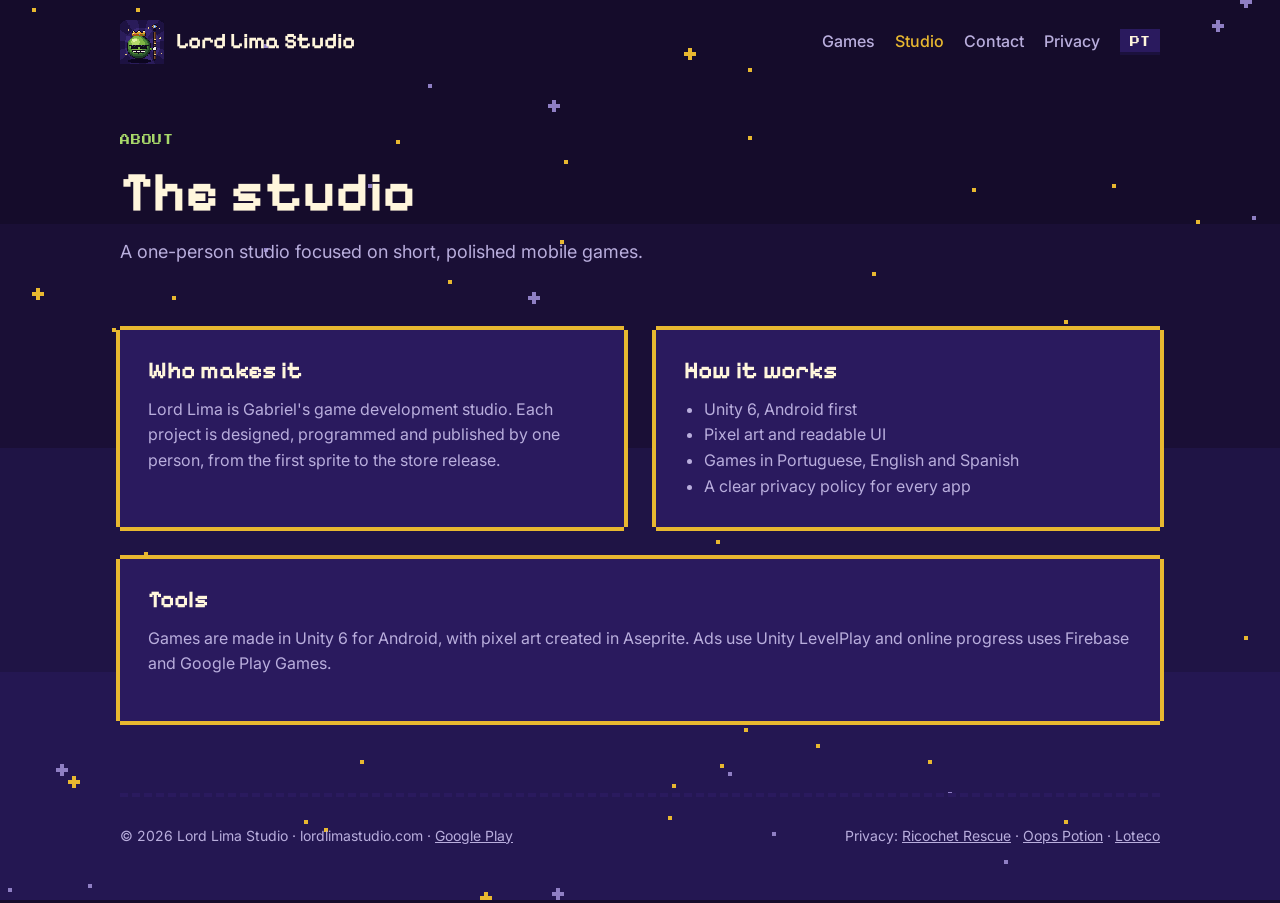
<file: en/about/index.html>
<!doctype html>
<html lang="en">
<head>
<meta charset="utf-8">
<meta name="viewport" content="width=device-width, initial-scale=1">
<title>The studio | Lord Lima Studio</title>
<meta name="description" content="Lord Lima is an indie mobile game studio. Meet who makes the games and how they are built.">
<meta name="theme-color" content="#150c2b">
<link rel="canonical" href="https://lordlimastudio.com/en/about/">
<link rel="alternate" hreflang="pt-BR" href="https://lordlimastudio.com/about/">
<link rel="alternate" hreflang="en" href="https://lordlimastudio.com/en/about/">
<link rel="alternate" hreflang="x-default" href="https://lordlimastudio.com/about/">
<meta property="og:type" content="website">
<meta property="og:site_name" content="Lord Lima Studio">
<meta property="og:title" content="The studio | Lord Lima Studio">
<meta property="og:description" content="Lord Lima is an indie mobile game studio. Meet who makes the games and how they are built.">
<meta property="og:url" content="https://lordlimastudio.com/en/about/">
<meta property="og:image" content="https://lordlimastudio.com/assets/img/og.jpg">
<meta name="twitter:card" content="summary_large_image">
<link rel="icon" type="image/png" href="/assets/img/favicon.png">
<link rel="apple-touch-icon" href="/assets/img/apple-touch-icon.png">
<link rel="preconnect" href="https://fonts.googleapis.com">
<link rel="preconnect" href="https://fonts.gstatic.com" crossorigin>
<link rel="stylesheet" href="https://fonts.googleapis.com/css2?family=Inter:wght@400;500;600&family=Pixelify+Sans:wght@500;700&family=Press+Start+2P&display=swap">
<link rel="stylesheet" href="/assets/css/site.css">
</head>
<body>
<a class="skip" href="#main">Skip to content</a>
<canvas id="sky" aria-hidden="true"></canvas>
<div class="wrap">
<nav class="site" aria-label="Principal">
  <a class="brand" href="/en/"><img src="/assets/img/logo.png" alt="" width="44" height="44">Lord Lima Studio</a>
  <ul>
    <li><a href="/en/games/">Games</a></li>
    <li><a href="/en/about/" aria-current="page">Studio</a></li>
    <li><a href="/en/contact/">Contact</a></li>
    <li><a href="/en/privacy/">Privacy</a></li>
    <li><a class="lang" href="/about/" hreflang="pt-BR" lang="pt-BR" aria-label="Português">PT</a></li>
  </ul>
</nav>
<main id="main">
<div class="page-h"><span class="eyebrow">About</span><h1>The studio</h1><p>A one-person studio focused on short, polished mobile games.</p></div>
<section style="padding-top:24px">
  <div class="about">
    <div class="card px"><h3>Who makes it</h3><p>Lord Lima is Gabriel&#x27;s game development studio. Each project is designed, programmed and published by one person, from the first sprite to the store release.</p></div>
    <div class="card px"><h3>How it works</h3><ul><li>Unity 6, Android first</li><li>Pixel art and readable UI</li><li>Games in Portuguese, English and Spanish</li><li>A clear privacy policy for every app</li></ul></div>
  </div>
  <div class="about" style="margin-top:32px;grid-template-columns:1fr"><div class="card px"><h3>Tools</h3><p>Games are made in Unity 6 for Android, with pixel art created in Aseprite. Ads use Unity LevelPlay and online progress uses Firebase and Google Play Games.</p></div></div>
</section>
</main>
<footer>
  <span>© 2026 Lord Lima Studio · lordlimastudio.com · <a href="https://play.google.com/store/apps/dev?id=8411854920311777114" target="_blank" rel="noopener">Google Play</a></span>
  <span>Privacy: <a href="https://lordduarte.github.io/ricochet_rescue-privacidade/" target="_blank" rel="noopener">Ricochet Rescue</a> · <a href="https://lordduarte.github.io/oops_potion-privacidade/" target="_blank" rel="noopener">Oops Potion</a> · <a href="https://lordduarte.github.io/Loteco-privacidade/" target="_blank" rel="noopener">Loteco</a></span>
</footer>
</div>
<script src="/assets/js/site.js" defer></script>
</body>
</html>
</file>
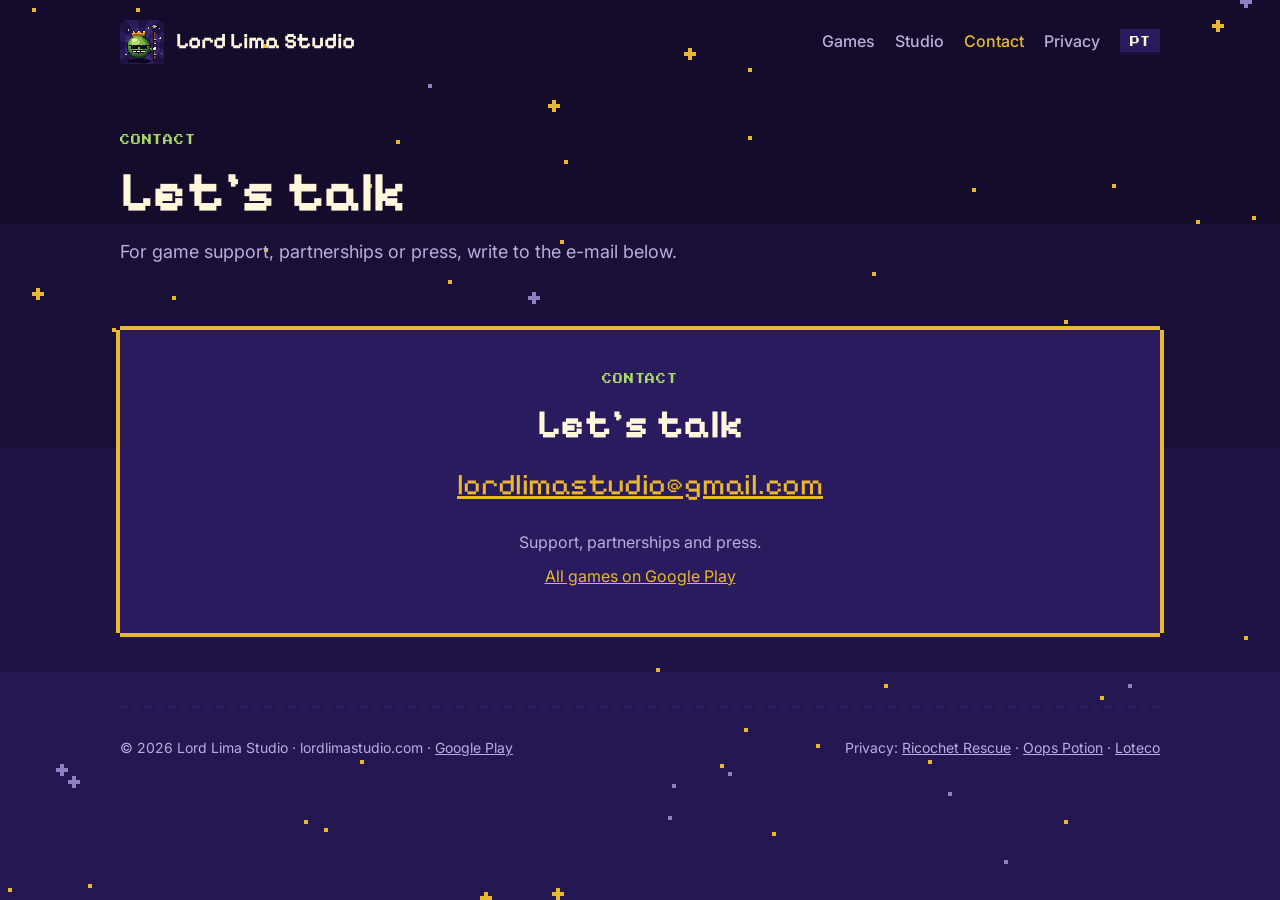
<file: en/contact/index.html>
<!doctype html>
<html lang="en">
<head>
<meta charset="utf-8">
<meta name="viewport" content="width=device-width, initial-scale=1">
<title>Contact | Lord Lima Studio</title>
<meta name="description" content="Get in touch with Lord Lima Studio: support, partnerships and press.">
<meta name="theme-color" content="#150c2b">
<link rel="canonical" href="https://lordlimastudio.com/en/contact/">
<link rel="alternate" hreflang="pt-BR" href="https://lordlimastudio.com/contact/">
<link rel="alternate" hreflang="en" href="https://lordlimastudio.com/en/contact/">
<link rel="alternate" hreflang="x-default" href="https://lordlimastudio.com/contact/">
<meta property="og:type" content="website">
<meta property="og:site_name" content="Lord Lima Studio">
<meta property="og:title" content="Contact | Lord Lima Studio">
<meta property="og:description" content="Get in touch with Lord Lima Studio: support, partnerships and press.">
<meta property="og:url" content="https://lordlimastudio.com/en/contact/">
<meta property="og:image" content="https://lordlimastudio.com/assets/img/og.jpg">
<meta name="twitter:card" content="summary_large_image">
<link rel="icon" type="image/png" href="/assets/img/favicon.png">
<link rel="apple-touch-icon" href="/assets/img/apple-touch-icon.png">
<link rel="preconnect" href="https://fonts.googleapis.com">
<link rel="preconnect" href="https://fonts.gstatic.com" crossorigin>
<link rel="stylesheet" href="https://fonts.googleapis.com/css2?family=Inter:wght@400;500;600&family=Pixelify+Sans:wght@500;700&family=Press+Start+2P&display=swap">
<link rel="stylesheet" href="/assets/css/site.css">
</head>
<body>
<a class="skip" href="#main">Skip to content</a>
<canvas id="sky" aria-hidden="true"></canvas>
<div class="wrap">
<nav class="site" aria-label="Principal">
  <a class="brand" href="/en/"><img src="/assets/img/logo.png" alt="" width="44" height="44">Lord Lima Studio</a>
  <ul>
    <li><a href="/en/games/">Games</a></li>
    <li><a href="/en/about/">Studio</a></li>
    <li><a href="/en/contact/" aria-current="page">Contact</a></li>
    <li><a href="/en/privacy/">Privacy</a></li>
    <li><a class="lang" href="/contact/" hreflang="pt-BR" lang="pt-BR" aria-label="Português">PT</a></li>
  </ul>
</nav>
<main id="main">
<div class="page-h"><span class="eyebrow">Contact</span><h1>Let's talk</h1><p>For game support, partnerships or press, write to the e-mail below.</p></div>
<section style="padding-top:24px">
  <div class="contact px">
    <span class="eyebrow">Contact</span>
    <h2 style="margin-top:10px">Let's talk</h2>
    <a class="mail" href="mailto:lordlimastudio@gmail.com">lordlimastudio@gmail.com</a>
    <p>Support, partnerships and press.</p>
    <p><a href="https://play.google.com/store/apps/dev?id=8411854920311777114" target="_blank" rel="noopener">All games on Google Play</a></p>
  </div>
</section>
</main>
<footer>
  <span>© 2026 Lord Lima Studio · lordlimastudio.com · <a href="https://play.google.com/store/apps/dev?id=8411854920311777114" target="_blank" rel="noopener">Google Play</a></span>
  <span>Privacy: <a href="https://lordduarte.github.io/ricochet_rescue-privacidade/" target="_blank" rel="noopener">Ricochet Rescue</a> · <a href="https://lordduarte.github.io/oops_potion-privacidade/" target="_blank" rel="noopener">Oops Potion</a> · <a href="https://lordduarte.github.io/Loteco-privacidade/" target="_blank" rel="noopener">Loteco</a></span>
</footer>
</div>
<script src="/assets/js/site.js" defer></script>
</body>
</html>
</file>
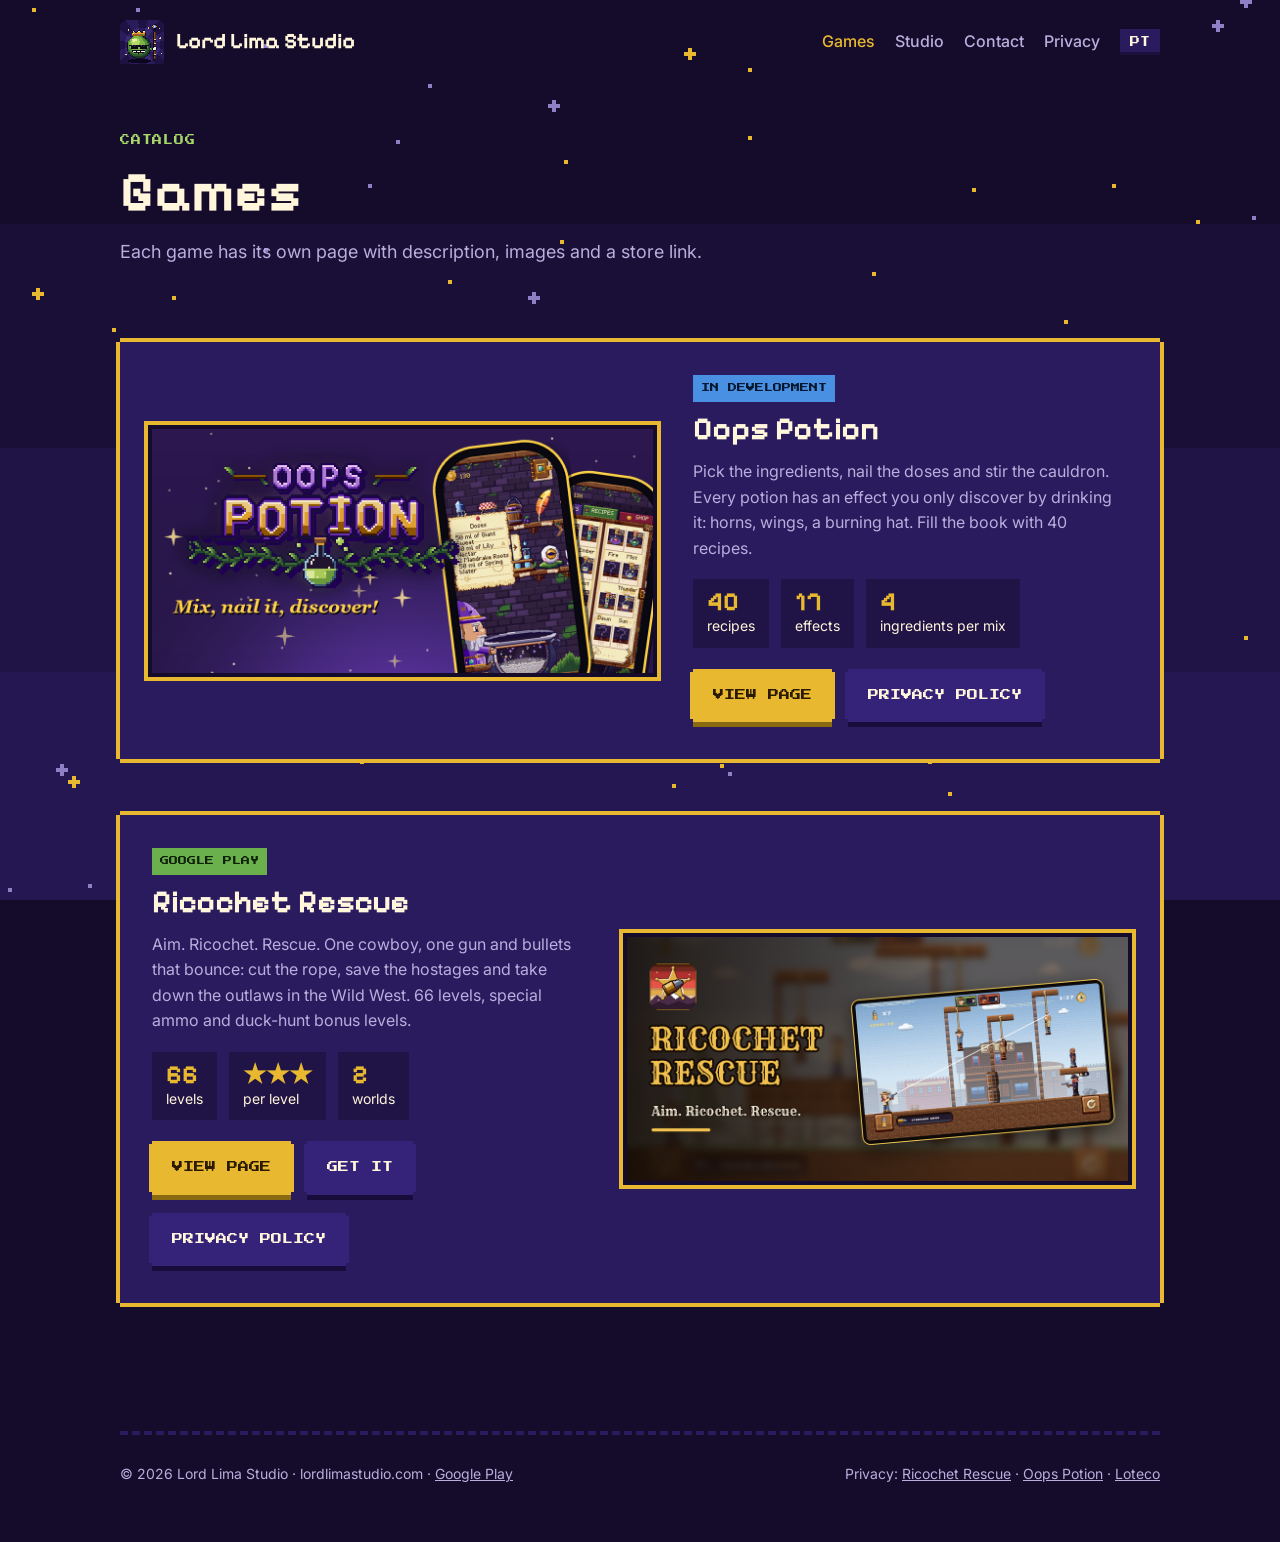
<file: en/games/index.html>
<!doctype html>
<html lang="en">
<head>
<meta charset="utf-8">
<meta name="viewport" content="width=device-width, initial-scale=1">
<title>Games | Lord Lima Studio</title>
<meta name="description" content="Mobile games by Lord Lima Studio: Ricochet Rescue and Oops Potion.">
<meta name="theme-color" content="#150c2b">
<link rel="canonical" href="https://lordlimastudio.com/en/games/">
<link rel="alternate" hreflang="pt-BR" href="https://lordlimastudio.com/games/">
<link rel="alternate" hreflang="en" href="https://lordlimastudio.com/en/games/">
<link rel="alternate" hreflang="x-default" href="https://lordlimastudio.com/games/">
<meta property="og:type" content="website">
<meta property="og:site_name" content="Lord Lima Studio">
<meta property="og:title" content="Games | Lord Lima Studio">
<meta property="og:description" content="Mobile games by Lord Lima Studio: Ricochet Rescue and Oops Potion.">
<meta property="og:url" content="https://lordlimastudio.com/en/games/">
<meta property="og:image" content="https://lordlimastudio.com/assets/img/og.jpg">
<meta name="twitter:card" content="summary_large_image">
<link rel="icon" type="image/png" href="/assets/img/favicon.png">
<link rel="apple-touch-icon" href="/assets/img/apple-touch-icon.png">
<link rel="preconnect" href="https://fonts.googleapis.com">
<link rel="preconnect" href="https://fonts.gstatic.com" crossorigin>
<link rel="stylesheet" href="https://fonts.googleapis.com/css2?family=Inter:wght@400;500;600&family=Pixelify+Sans:wght@500;700&family=Press+Start+2P&display=swap">
<link rel="stylesheet" href="/assets/css/site.css">
</head>
<body>
<a class="skip" href="#main">Skip to content</a>
<canvas id="sky" aria-hidden="true"></canvas>
<div class="wrap">
<nav class="site" aria-label="Principal">
  <a class="brand" href="/en/"><img src="/assets/img/logo.png" alt="" width="44" height="44">Lord Lima Studio</a>
  <ul>
    <li><a href="/en/games/" aria-current="page">Games</a></li>
    <li><a href="/en/about/">Studio</a></li>
    <li><a href="/en/contact/">Contact</a></li>
    <li><a href="/en/privacy/">Privacy</a></li>
    <li><a class="lang" href="/games/" hreflang="pt-BR" lang="pt-BR" aria-label="Português">PT</a></li>
  </ul>
</nav>
<main id="main">
<div class="page-h"><span class="eyebrow">Catalog</span><h1>Games</h1><p>Each game has its own page with description, images and a store link.</p></div>
<section style="padding-top:24px">
  <article class="game px">
    <a class="shot" href="/en/games/oops-potion/"><img src="/assets/img/games/oops-en.png" alt="Oops Potion: Mix, nail it, discover!" width="1024" height="500" loading="lazy"></a>
    <div>
      <span class="chip soon">IN DEVELOPMENT</span>
      <h3>Oops Potion</h3>
      <p>Pick the ingredients, nail the doses and stir the cauldron. Every potion has an effect you only discover by drinking it: horns, wings, a burning hat. Fill the book with 40 recipes.</p>
      <ul class="facts"><li><b>40</b><span>recipes</span></li><li><b>17</b><span>effects</span></li><li><b>4</b><span>ingredients per mix</span></li></ul>
      <div class="btns"><a class="btn" href="/en/games/oops-potion/">VIEW PAGE</a><a class="btn alt" href="https://lordduarte.github.io/oops_potion-privacidade/" target="_blank" rel="noopener">PRIVACY POLICY</a></div>
    </div>
  </article>
  <article class="game px rev">
    <div>
      <span class="chip">GOOGLE PLAY</span>
      <h3>Ricochet Rescue</h3>
      <p>Aim. Ricochet. Rescue. One cowboy, one gun and bullets that bounce: cut the rope, save the hostages and take down the outlaws in the Wild West. 66 levels, special ammo and duck-hunt bonus levels.</p>
      <ul class="facts"><li><b>66</b><span>levels</span></li><li><b>★★★</b><span>per level</span></li><li><b>2</b><span>worlds</span></li></ul>
      <div class="btns"><a class="btn" href="/en/games/ricochet-rescue/">VIEW PAGE</a><a class="btn alt" href="https://play.google.com/store/apps/details?id=com.lordlima.ricochetrescue" target="_blank" rel="noopener">GET IT</a><a class="btn alt" href="https://lordduarte.github.io/ricochet_rescue-privacidade/" target="_blank" rel="noopener">PRIVACY POLICY</a></div>
    </div>
    <a class="shot" href="/en/games/ricochet-rescue/"><img src="/assets/img/games/rico-en.png" alt="Ricochet Rescue: Aim. Ricochet. Rescue." width="1024" height="500" loading="lazy"></a>
  </article>
</section>
</main>
<footer>
  <span>© 2026 Lord Lima Studio · lordlimastudio.com · <a href="https://play.google.com/store/apps/dev?id=8411854920311777114" target="_blank" rel="noopener">Google Play</a></span>
  <span>Privacy: <a href="https://lordduarte.github.io/ricochet_rescue-privacidade/" target="_blank" rel="noopener">Ricochet Rescue</a> · <a href="https://lordduarte.github.io/oops_potion-privacidade/" target="_blank" rel="noopener">Oops Potion</a> · <a href="https://lordduarte.github.io/Loteco-privacidade/" target="_blank" rel="noopener">Loteco</a></span>
</footer>
</div>
<script src="/assets/js/site.js" defer></script>
</body>
</html>
</file>
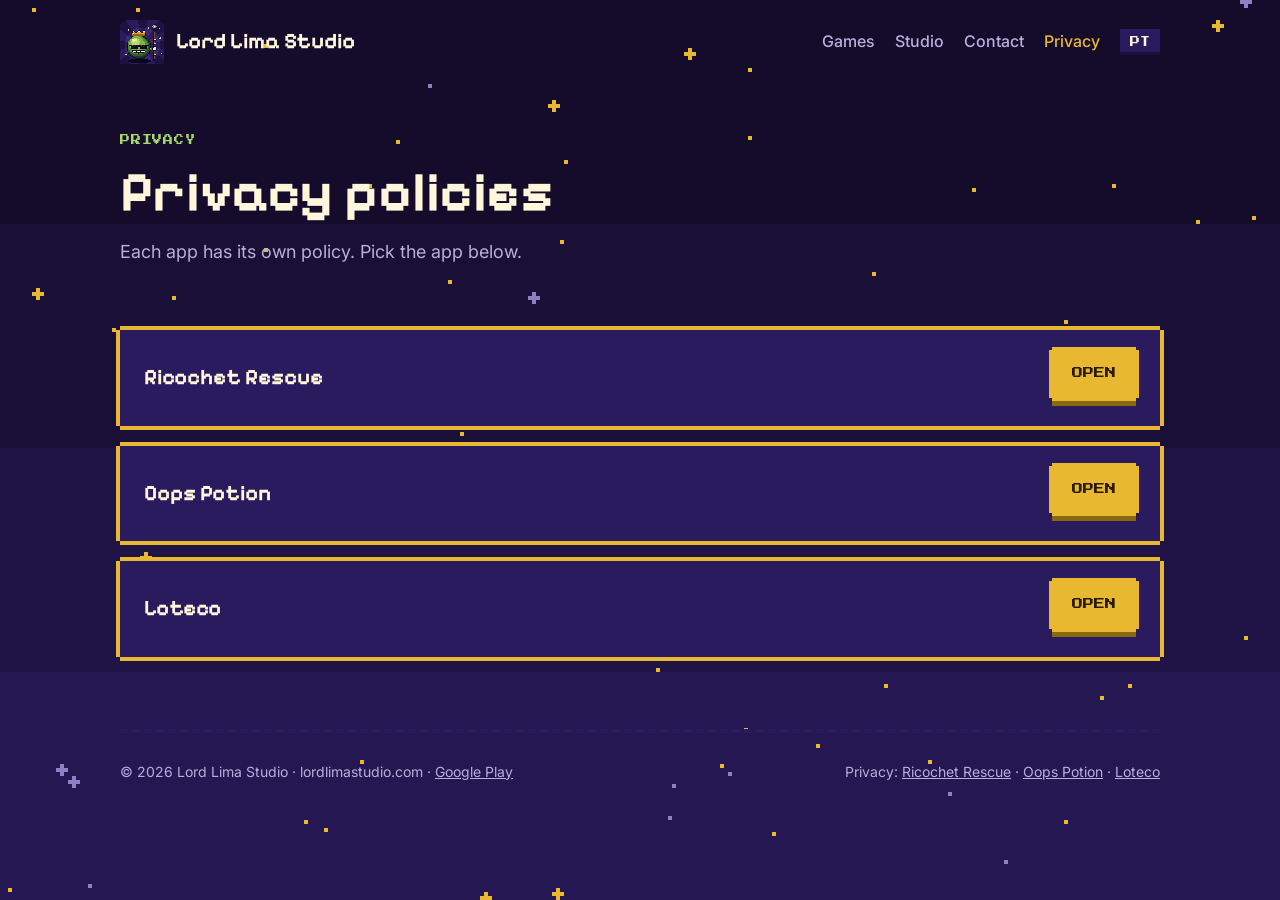
<file: en/privacy/index.html>
<!doctype html>
<html lang="en">
<head>
<meta charset="utf-8">
<meta name="viewport" content="width=device-width, initial-scale=1">
<title>Privacy policies | Lord Lima Studio</title>
<meta name="description" content="Privacy policies for Lord Lima Studio apps.">
<meta name="theme-color" content="#150c2b">
<link rel="canonical" href="https://lordlimastudio.com/en/privacy/">
<link rel="alternate" hreflang="pt-BR" href="https://lordlimastudio.com/privacy/">
<link rel="alternate" hreflang="en" href="https://lordlimastudio.com/en/privacy/">
<link rel="alternate" hreflang="x-default" href="https://lordlimastudio.com/privacy/">
<meta property="og:type" content="website">
<meta property="og:site_name" content="Lord Lima Studio">
<meta property="og:title" content="Privacy policies | Lord Lima Studio">
<meta property="og:description" content="Privacy policies for Lord Lima Studio apps.">
<meta property="og:url" content="https://lordlimastudio.com/en/privacy/">
<meta property="og:image" content="https://lordlimastudio.com/assets/img/og.jpg">
<meta name="twitter:card" content="summary_large_image">
<link rel="icon" type="image/png" href="/assets/img/favicon.png">
<link rel="apple-touch-icon" href="/assets/img/apple-touch-icon.png">
<link rel="preconnect" href="https://fonts.googleapis.com">
<link rel="preconnect" href="https://fonts.gstatic.com" crossorigin>
<link rel="stylesheet" href="https://fonts.googleapis.com/css2?family=Inter:wght@400;500;600&family=Pixelify+Sans:wght@500;700&family=Press+Start+2P&display=swap">
<link rel="stylesheet" href="/assets/css/site.css">
</head>
<body>
<a class="skip" href="#main">Skip to content</a>
<canvas id="sky" aria-hidden="true"></canvas>
<div class="wrap">
<nav class="site" aria-label="Principal">
  <a class="brand" href="/en/"><img src="/assets/img/logo.png" alt="" width="44" height="44">Lord Lima Studio</a>
  <ul>
    <li><a href="/en/games/">Games</a></li>
    <li><a href="/en/about/">Studio</a></li>
    <li><a href="/en/contact/">Contact</a></li>
    <li><a href="/en/privacy/" aria-current="page">Privacy</a></li>
    <li><a class="lang" href="/privacy/" hreflang="pt-BR" lang="pt-BR" aria-label="Português">PT</a></li>
  </ul>
</nav>
<main id="main">
<div class="page-h"><span class="eyebrow">Privacy</span><h1>Privacy policies</h1><p>Each app has its own policy. Pick the app below.</p></div>
<section style="padding-top:24px"><ul class="plist"><li class="px"><div><strong>Ricochet Rescue</strong></div><a class="btn" href="https://lordduarte.github.io/ricochet_rescue-privacidade/" target="_blank" rel="noopener">OPEN</a></li><li class="px"><div><strong>Oops Potion</strong></div><a class="btn" href="https://lordduarte.github.io/oops_potion-privacidade/" target="_blank" rel="noopener">OPEN</a></li><li class="px"><div><strong>Loteco</strong></div><a class="btn" href="https://lordduarte.github.io/Loteco-privacidade/" target="_blank" rel="noopener">OPEN</a></li></ul></section>
</main>
<footer>
  <span>© 2026 Lord Lima Studio · lordlimastudio.com · <a href="https://play.google.com/store/apps/dev?id=8411854920311777114" target="_blank" rel="noopener">Google Play</a></span>
  <span>Privacy: <a href="https://lordduarte.github.io/ricochet_rescue-privacidade/" target="_blank" rel="noopener">Ricochet Rescue</a> · <a href="https://lordduarte.github.io/oops_potion-privacidade/" target="_blank" rel="noopener">Oops Potion</a> · <a href="https://lordduarte.github.io/Loteco-privacidade/" target="_blank" rel="noopener">Loteco</a></span>
</footer>
</div>
<script src="/assets/js/site.js" defer></script>
</body>
</html>
</file>
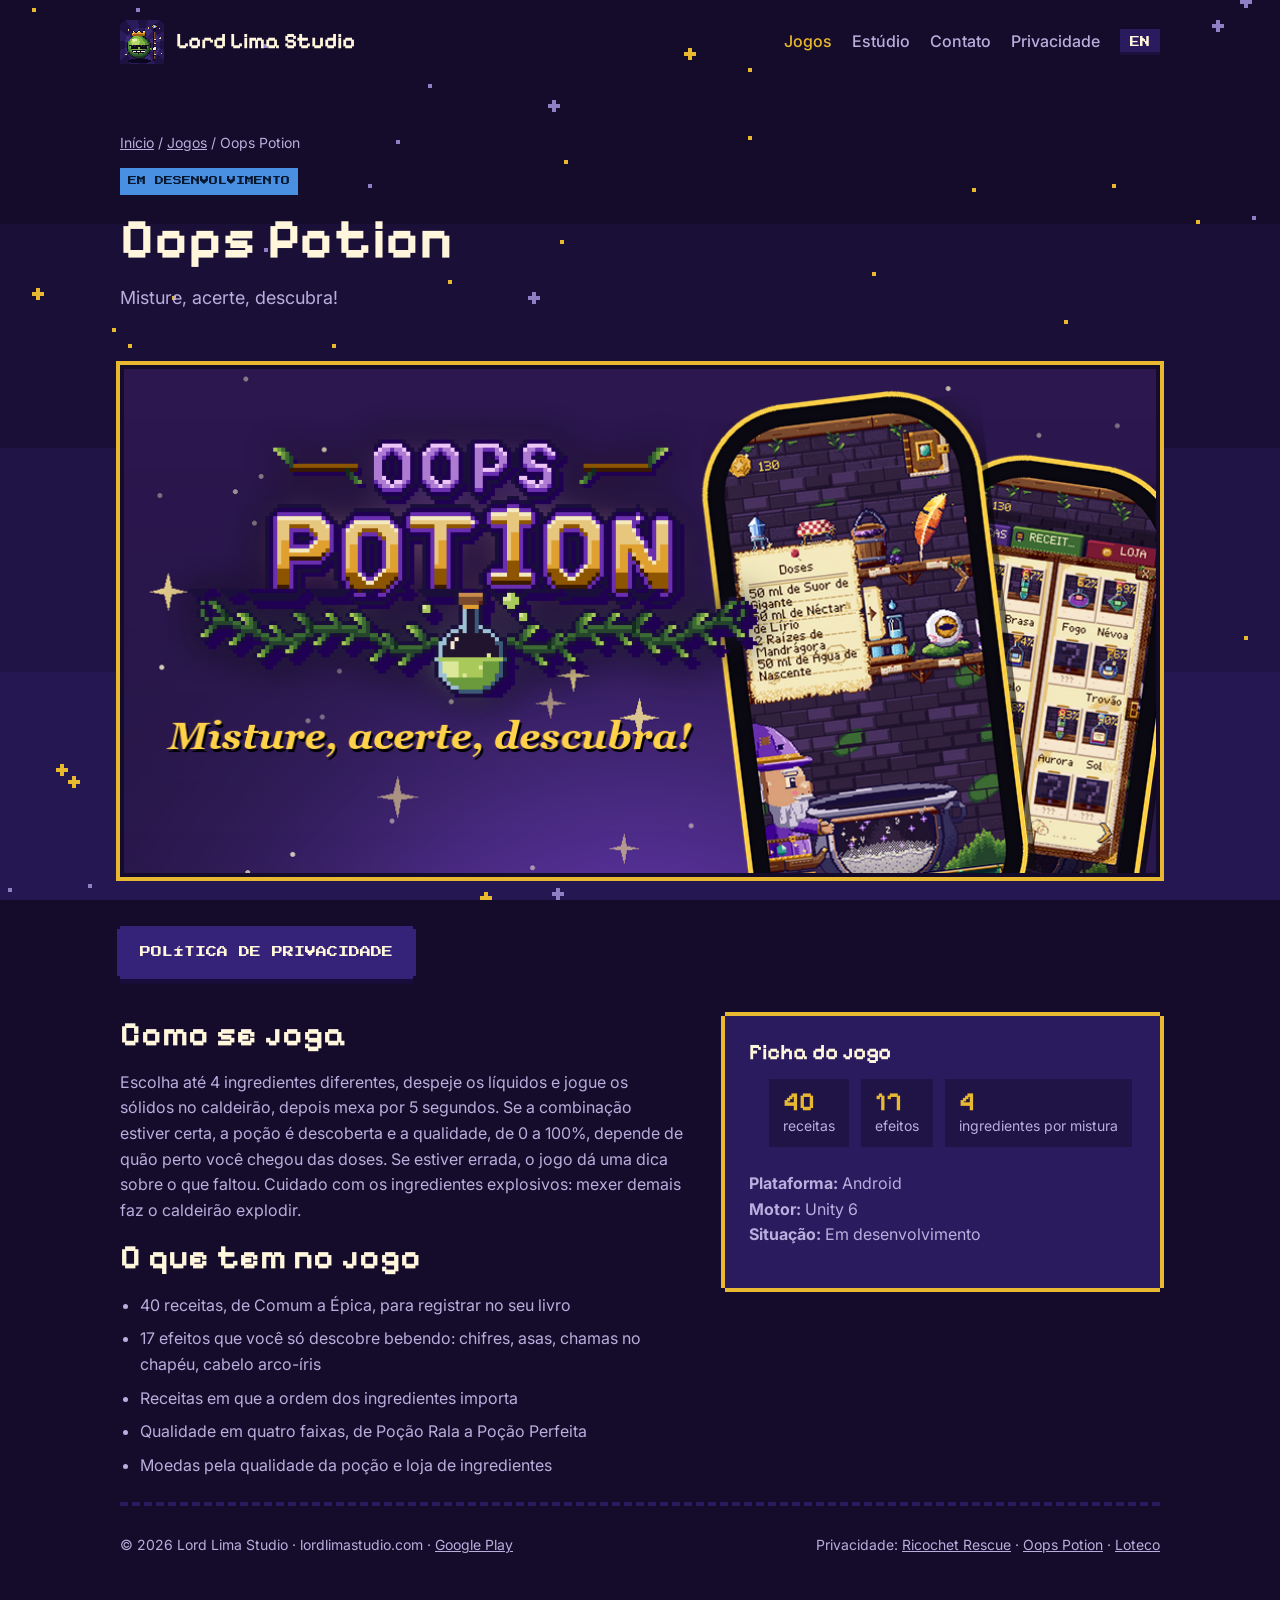
<file: games/oops-potion/index.html>
<!doctype html>
<html lang="pt-BR">
<head>
<meta charset="utf-8">
<meta name="viewport" content="width=device-width, initial-scale=1">
<title>Oops Potion | Lord Lima Studio</title>
<meta name="description" content="Oops Potion: misture ingredientes, acerte as doses e descubra os efeitos de 40 receitas de poção.">
<meta name="theme-color" content="#150c2b">
<link rel="canonical" href="https://lordlimastudio.com/games/oops-potion/">
<link rel="alternate" hreflang="pt-BR" href="https://lordlimastudio.com/games/oops-potion/">
<link rel="alternate" hreflang="en" href="https://lordlimastudio.com/en/games/oops-potion/">
<link rel="alternate" hreflang="x-default" href="https://lordlimastudio.com/games/oops-potion/">
<meta property="og:type" content="website">
<meta property="og:site_name" content="Lord Lima Studio">
<meta property="og:title" content="Oops Potion | Lord Lima Studio">
<meta property="og:description" content="Oops Potion: misture ingredientes, acerte as doses e descubra os efeitos de 40 receitas de poção.">
<meta property="og:url" content="https://lordlimastudio.com/games/oops-potion/">
<meta property="og:image" content="https://lordlimastudio.com/assets/img/og.jpg">
<meta name="twitter:card" content="summary_large_image">
<link rel="icon" type="image/png" href="/assets/img/favicon.png">
<link rel="apple-touch-icon" href="/assets/img/apple-touch-icon.png">
<link rel="preconnect" href="https://fonts.googleapis.com">
<link rel="preconnect" href="https://fonts.gstatic.com" crossorigin>
<link rel="stylesheet" href="https://fonts.googleapis.com/css2?family=Inter:wght@400;500;600&family=Pixelify+Sans:wght@500;700&family=Press+Start+2P&display=swap">
<link rel="stylesheet" href="/assets/css/site.css">
</head>
<body>
<a class="skip" href="#main">Ir para o conteúdo</a>
<canvas id="sky" aria-hidden="true"></canvas>
<div class="wrap">
<nav class="site" aria-label="Principal">
  <a class="brand" href="/"><img src="/assets/img/logo.png" alt="" width="44" height="44">Lord Lima Studio</a>
  <ul>
    <li><a href="/games/" aria-current="page">Jogos</a></li>
    <li><a href="/about/">Estúdio</a></li>
    <li><a href="/contact/">Contato</a></li>
    <li><a href="/privacy/">Privacidade</a></li>
    <li><a class="lang" href="/en/games/oops-potion/" hreflang="en" lang="en" aria-label="English">EN</a></li>
  </ul>
</nav>
<main id="main">
<div class="page-h"><div class="crumbs"><a href="/">Início</a> / <a href="/games/">Jogos</a> / Oops Potion</div><span class="chip soon" style="align-self:flex-start">EM DESENVOLVIMENTO</span><h1>Oops Potion</h1><p>Misture, acerte, descubra!</p></div>
<div class="gp-hero"><div class="shot"><img src="/assets/img/games/oops-pt.png" alt="Oops Potion: Misture, acerte, descubra!" width="1024" height="500"></div></div>
<div class="btns" style="margin-top:24px"><a class="btn alt" href="https://lordduarte.github.io/oops_potion-privacidade/" target="_blank" rel="noopener">POLÍTICA DE PRIVACIDADE</a></div>
<div class="gp-grid">
  <div>
    <h2>Como se joga</h2><p>Escolha até 4 ingredientes diferentes, despeje os líquidos e jogue os sólidos no caldeirão, depois mexa por 5 segundos. Se a combinação estiver certa, a poção é descoberta e a qualidade, de 0 a 100%, depende de quão perto você chegou das doses. Se estiver errada, o jogo dá uma dica sobre o que faltou. Cuidado com os ingredientes explosivos: mexer demais faz o caldeirão explodir.</p>
    <h2>O que tem no jogo</h2><ul><li>40 receitas, de Comum a Épica, para registrar no seu livro</li><li>17 efeitos que você só descobre bebendo: chifres, asas, chamas no chapéu, cabelo arco-íris</li><li>Receitas em que a ordem dos ingredientes importa</li><li>Qualidade em quatro faixas, de Poção Rala a Poção Perfeita</li><li>Moedas pela qualidade da poção e loja de ingredientes</li></ul>
  </div>
  <aside>
    <div class="side px"><h3>Ficha do jogo</h3>
      <ul class="facts"><li><b>40</b><span>receitas</span></li><li><b>17</b><span>efeitos</span></li><li><b>4</b><span>ingredientes por mistura</span></li></ul>
      <p><b>Plataforma:</b> Android<br><b>Motor:</b> Unity 6<br><b>Situação:</b> Em desenvolvimento</p>
    </div>
  </aside>
</div>
</main>
<footer>
  <span>© 2026 Lord Lima Studio · lordlimastudio.com · <a href="https://play.google.com/store/apps/dev?id=8411854920311777114" target="_blank" rel="noopener">Google Play</a></span>
  <span>Privacidade: <a href="https://lordduarte.github.io/ricochet_rescue-privacidade/" target="_blank" rel="noopener">Ricochet Rescue</a> · <a href="https://lordduarte.github.io/oops_potion-privacidade/" target="_blank" rel="noopener">Oops Potion</a> · <a href="https://lordduarte.github.io/Loteco-privacidade/" target="_blank" rel="noopener">Loteco</a></span>
</footer>
</div>
<script src="/assets/js/site.js" defer></script>
</body>
</html>
</file>
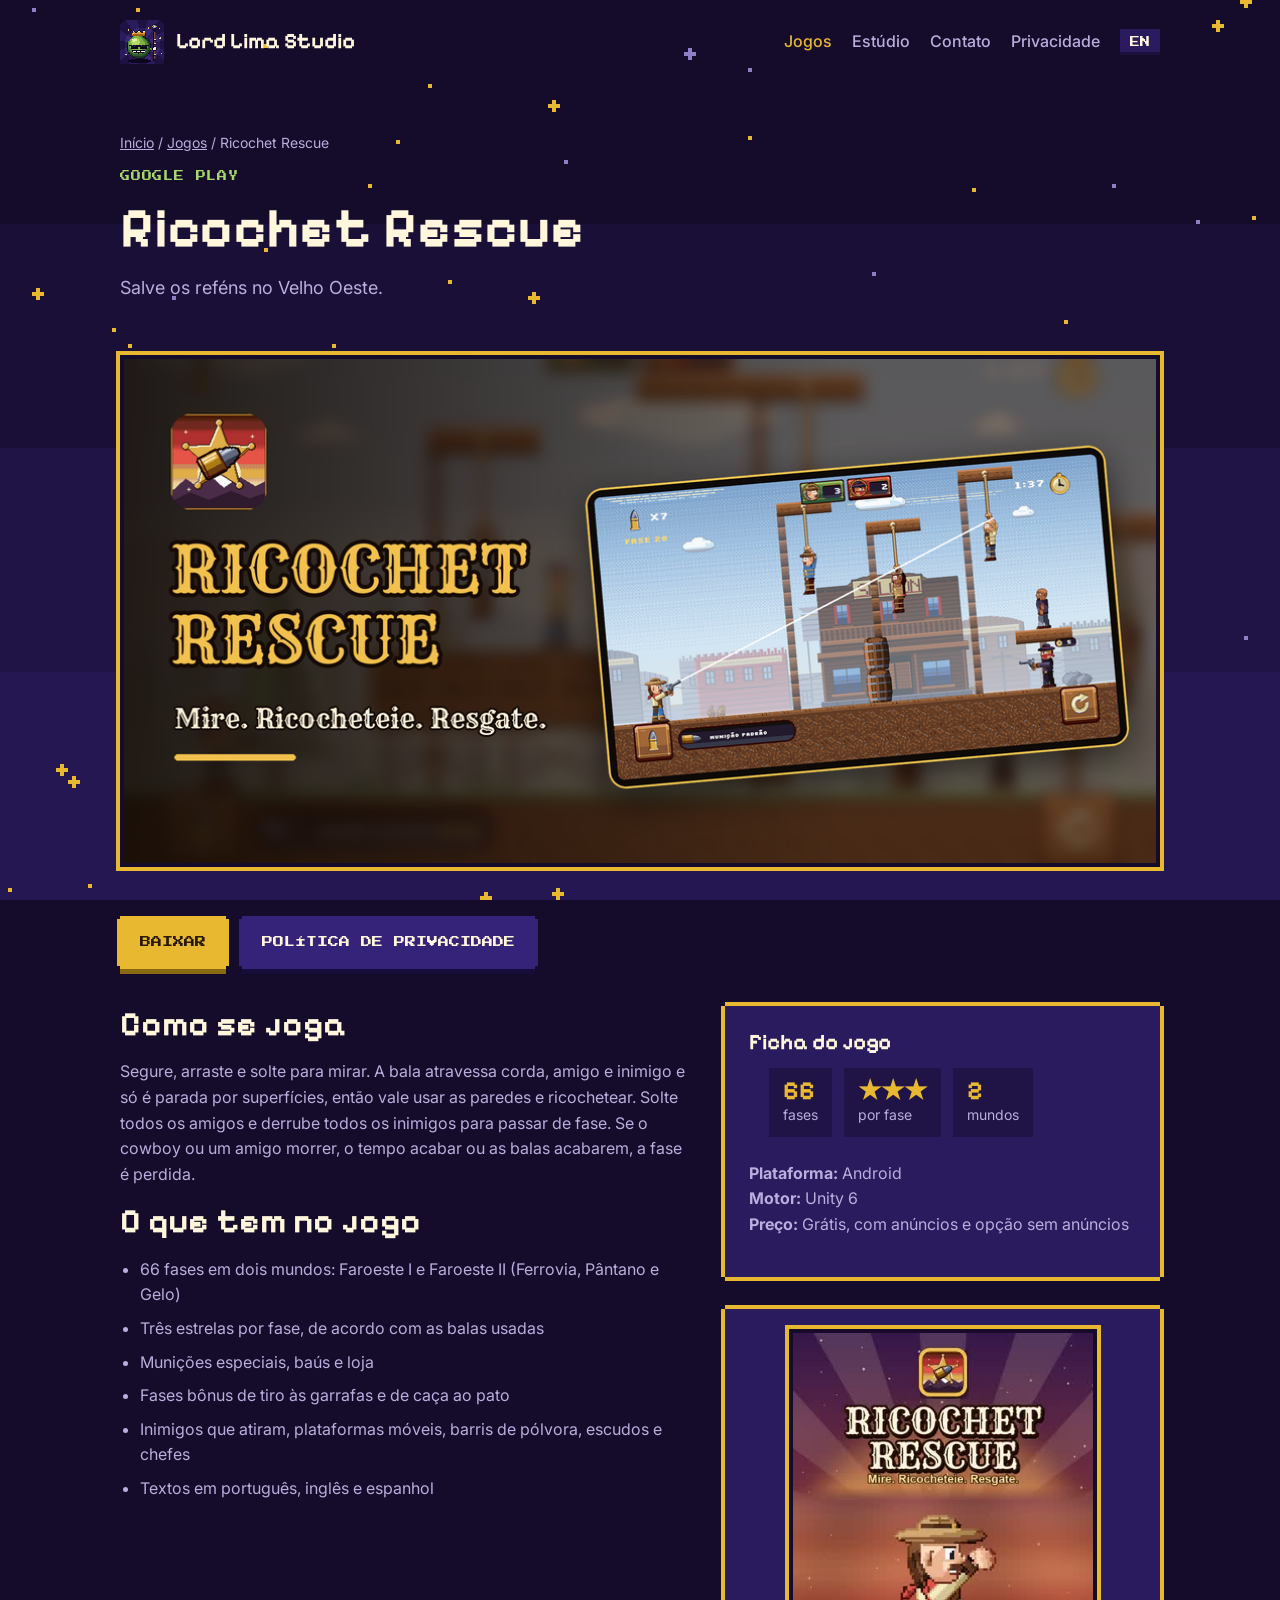
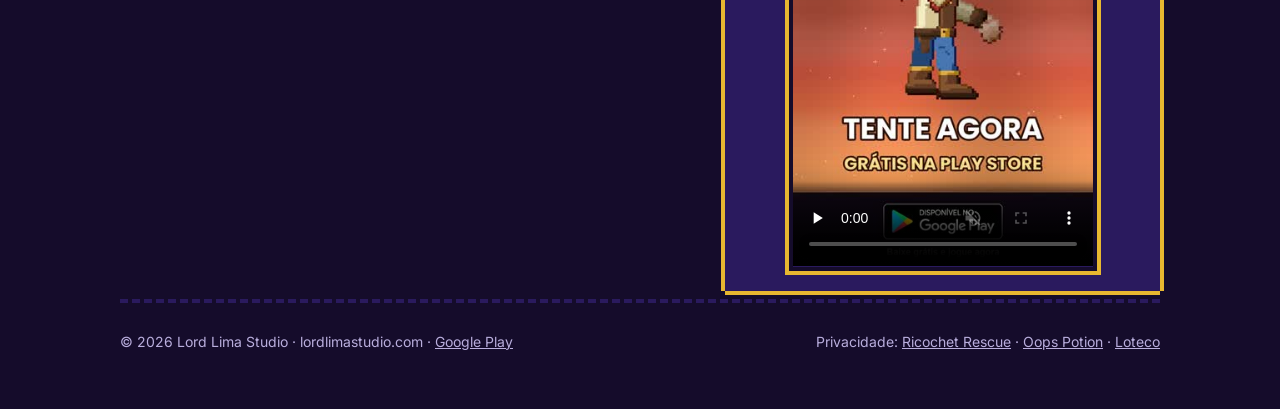
<file: games/ricochet-rescue/index.html>
<!doctype html>
<html lang="pt-BR">
<head>
<meta charset="utf-8">
<meta name="viewport" content="width=device-width, initial-scale=1">
<title>Ricochet Rescue | Lord Lima Studio</title>
<meta name="description" content="Ricochet Rescue: salve os reféns no Velho Oeste com balas que ricocheteiam. 66 fases para Android.">
<meta name="theme-color" content="#150c2b">
<link rel="canonical" href="https://lordlimastudio.com/games/ricochet-rescue/">
<link rel="alternate" hreflang="pt-BR" href="https://lordlimastudio.com/games/ricochet-rescue/">
<link rel="alternate" hreflang="en" href="https://lordlimastudio.com/en/games/ricochet-rescue/">
<link rel="alternate" hreflang="x-default" href="https://lordlimastudio.com/games/ricochet-rescue/">
<meta property="og:type" content="website">
<meta property="og:site_name" content="Lord Lima Studio">
<meta property="og:title" content="Ricochet Rescue | Lord Lima Studio">
<meta property="og:description" content="Ricochet Rescue: salve os reféns no Velho Oeste com balas que ricocheteiam. 66 fases para Android.">
<meta property="og:url" content="https://lordlimastudio.com/games/ricochet-rescue/">
<meta property="og:image" content="https://lordlimastudio.com/assets/img/og.jpg">
<meta name="twitter:card" content="summary_large_image">
<link rel="icon" type="image/png" href="/assets/img/favicon.png">
<link rel="apple-touch-icon" href="/assets/img/apple-touch-icon.png">
<link rel="preconnect" href="https://fonts.googleapis.com">
<link rel="preconnect" href="https://fonts.gstatic.com" crossorigin>
<link rel="stylesheet" href="https://fonts.googleapis.com/css2?family=Inter:wght@400;500;600&family=Pixelify+Sans:wght@500;700&family=Press+Start+2P&display=swap">
<link rel="stylesheet" href="/assets/css/site.css">
</head>
<body>
<a class="skip" href="#main">Ir para o conteúdo</a>
<canvas id="sky" aria-hidden="true"></canvas>
<div class="wrap">
<nav class="site" aria-label="Principal">
  <a class="brand" href="/"><img src="/assets/img/logo.png" alt="" width="44" height="44">Lord Lima Studio</a>
  <ul>
    <li><a href="/games/" aria-current="page">Jogos</a></li>
    <li><a href="/about/">Estúdio</a></li>
    <li><a href="/contact/">Contato</a></li>
    <li><a href="/privacy/">Privacidade</a></li>
    <li><a class="lang" href="/en/games/ricochet-rescue/" hreflang="en" lang="en" aria-label="English">EN</a></li>
  </ul>
</nav>
<main id="main">
<div class="page-h"><div class="crumbs"><a href="/">Início</a> / <a href="/games/">Jogos</a> / Ricochet Rescue</div><span class="eyebrow">GOOGLE PLAY</span><h1>Ricochet Rescue</h1><p>Salve os reféns no Velho Oeste.</p></div>
<div class="gp-hero"><div class="shot"><img src="/assets/img/games/rico-pt.png" alt="Ricochet Rescue: Mire. Ricocheteie. Resgate." width="1024" height="500"></div></div>
<div class="btns" style="margin-top:24px"><a class="btn" href="https://play.google.com/store/apps/details?id=com.lordlima.ricochetrescue" target="_blank" rel="noopener">BAIXAR</a><a class="btn alt" href="https://lordduarte.github.io/ricochet_rescue-privacidade/" target="_blank" rel="noopener">POLÍTICA DE PRIVACIDADE</a></div>
<div class="gp-grid">
  <div>
    <h2>Como se joga</h2><p>Segure, arraste e solte para mirar. A bala atravessa corda, amigo e inimigo e só é parada por superfícies, então vale usar as paredes e ricochetear. Solte todos os amigos e derrube todos os inimigos para passar de fase. Se o cowboy ou um amigo morrer, o tempo acabar ou as balas acabarem, a fase é perdida.</p>
    <h2>O que tem no jogo</h2><ul><li>66 fases em dois mundos: Faroeste I e Faroeste II (Ferrovia, Pântano e Gelo)</li><li>Três estrelas por fase, de acordo com as balas usadas</li><li>Munições especiais, baús e loja</li><li>Fases bônus de tiro às garrafas e de caça ao pato</li><li>Inimigos que atiram, plataformas móveis, barris de pólvora, escudos e chefes</li><li>Textos em português, inglês e espanhol</li></ul>
  </div>
  <aside>
    <div class="side px"><h3>Ficha do jogo</h3>
      <ul class="facts"><li><b>66</b><span>fases</span></li><li><b>★★★</b><span>por fase</span></li><li><b>2</b><span>mundos</span></li></ul>
      <p><b>Plataforma:</b> Android<br><b>Motor:</b> Unity 6<br><b>Preço:</b> Grátis, com anúncios e opção sem anúncios</p>
    </div>
    <div class="side px" style="margin-top:32px"><div class="video shot"><video src="/assets/video/ricochet-promo.mp4" poster="/assets/video/ricochet-poster.jpg" controls muted loop playsinline preload="none" aria-label="Vídeo do Ricochet Rescue: cowboy dançando"></video></div></div>
  </aside>
</div>
</main>
<footer>
  <span>© 2026 Lord Lima Studio · lordlimastudio.com · <a href="https://play.google.com/store/apps/dev?id=8411854920311777114" target="_blank" rel="noopener">Google Play</a></span>
  <span>Privacidade: <a href="https://lordduarte.github.io/ricochet_rescue-privacidade/" target="_blank" rel="noopener">Ricochet Rescue</a> · <a href="https://lordduarte.github.io/oops_potion-privacidade/" target="_blank" rel="noopener">Oops Potion</a> · <a href="https://lordduarte.github.io/Loteco-privacidade/" target="_blank" rel="noopener">Loteco</a></span>
</footer>
</div>
<script src="/assets/js/site.js" defer></script>
</body>
</html>
</file>
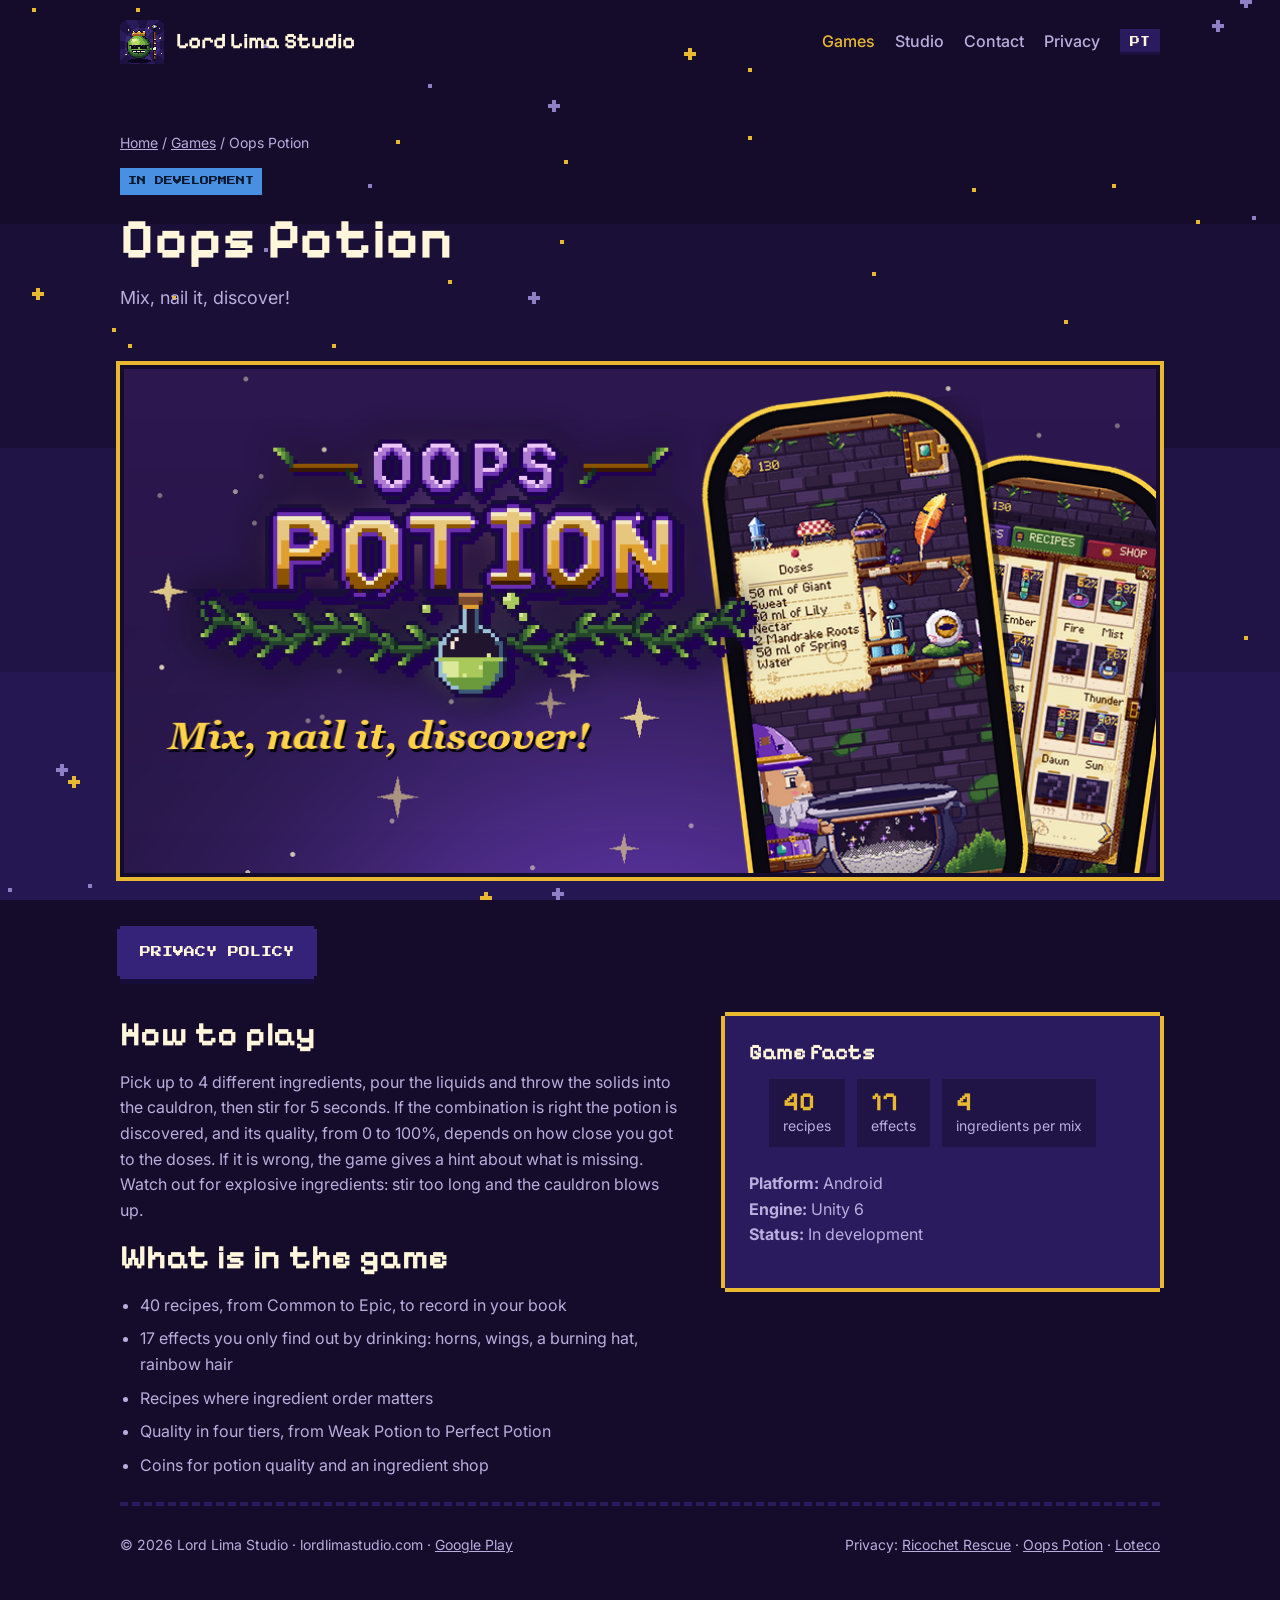
<file: en/games/oops-potion/index.html>
<!doctype html>
<html lang="en">
<head>
<meta charset="utf-8">
<meta name="viewport" content="width=device-width, initial-scale=1">
<title>Oops Potion | Lord Lima Studio</title>
<meta name="description" content="Oops Potion: mix ingredients, nail the doses and discover the effects of 40 potion recipes.">
<meta name="theme-color" content="#150c2b">
<link rel="canonical" href="https://lordlimastudio.com/en/games/oops-potion/">
<link rel="alternate" hreflang="pt-BR" href="https://lordlimastudio.com/games/oops-potion/">
<link rel="alternate" hreflang="en" href="https://lordlimastudio.com/en/games/oops-potion/">
<link rel="alternate" hreflang="x-default" href="https://lordlimastudio.com/games/oops-potion/">
<meta property="og:type" content="website">
<meta property="og:site_name" content="Lord Lima Studio">
<meta property="og:title" content="Oops Potion | Lord Lima Studio">
<meta property="og:description" content="Oops Potion: mix ingredients, nail the doses and discover the effects of 40 potion recipes.">
<meta property="og:url" content="https://lordlimastudio.com/en/games/oops-potion/">
<meta property="og:image" content="https://lordlimastudio.com/assets/img/og.jpg">
<meta name="twitter:card" content="summary_large_image">
<link rel="icon" type="image/png" href="/assets/img/favicon.png">
<link rel="apple-touch-icon" href="/assets/img/apple-touch-icon.png">
<link rel="preconnect" href="https://fonts.googleapis.com">
<link rel="preconnect" href="https://fonts.gstatic.com" crossorigin>
<link rel="stylesheet" href="https://fonts.googleapis.com/css2?family=Inter:wght@400;500;600&family=Pixelify+Sans:wght@500;700&family=Press+Start+2P&display=swap">
<link rel="stylesheet" href="/assets/css/site.css">
</head>
<body>
<a class="skip" href="#main">Skip to content</a>
<canvas id="sky" aria-hidden="true"></canvas>
<div class="wrap">
<nav class="site" aria-label="Principal">
  <a class="brand" href="/en/"><img src="/assets/img/logo.png" alt="" width="44" height="44">Lord Lima Studio</a>
  <ul>
    <li><a href="/en/games/" aria-current="page">Games</a></li>
    <li><a href="/en/about/">Studio</a></li>
    <li><a href="/en/contact/">Contact</a></li>
    <li><a href="/en/privacy/">Privacy</a></li>
    <li><a class="lang" href="/games/oops-potion/" hreflang="pt-BR" lang="pt-BR" aria-label="Português">PT</a></li>
  </ul>
</nav>
<main id="main">
<div class="page-h"><div class="crumbs"><a href="/en/">Home</a> / <a href="/en/games/">Games</a> / Oops Potion</div><span class="chip soon" style="align-self:flex-start">IN DEVELOPMENT</span><h1>Oops Potion</h1><p>Mix, nail it, discover!</p></div>
<div class="gp-hero"><div class="shot"><img src="/assets/img/games/oops-en.png" alt="Oops Potion: Mix, nail it, discover!" width="1024" height="500"></div></div>
<div class="btns" style="margin-top:24px"><a class="btn alt" href="https://lordduarte.github.io/oops_potion-privacidade/" target="_blank" rel="noopener">PRIVACY POLICY</a></div>
<div class="gp-grid">
  <div>
    <h2>How to play</h2><p>Pick up to 4 different ingredients, pour the liquids and throw the solids into the cauldron, then stir for 5 seconds. If the combination is right the potion is discovered, and its quality, from 0 to 100%, depends on how close you got to the doses. If it is wrong, the game gives a hint about what is missing. Watch out for explosive ingredients: stir too long and the cauldron blows up.</p>
    <h2>What is in the game</h2><ul><li>40 recipes, from Common to Epic, to record in your book</li><li>17 effects you only find out by drinking: horns, wings, a burning hat, rainbow hair</li><li>Recipes where ingredient order matters</li><li>Quality in four tiers, from Weak Potion to Perfect Potion</li><li>Coins for potion quality and an ingredient shop</li></ul>
  </div>
  <aside>
    <div class="side px"><h3>Game facts</h3>
      <ul class="facts"><li><b>40</b><span>recipes</span></li><li><b>17</b><span>effects</span></li><li><b>4</b><span>ingredients per mix</span></li></ul>
      <p><b>Platform:</b> Android<br><b>Engine:</b> Unity 6<br><b>Status:</b> In development</p>
    </div>
  </aside>
</div>
</main>
<footer>
  <span>© 2026 Lord Lima Studio · lordlimastudio.com · <a href="https://play.google.com/store/apps/dev?id=8411854920311777114" target="_blank" rel="noopener">Google Play</a></span>
  <span>Privacy: <a href="https://lordduarte.github.io/ricochet_rescue-privacidade/" target="_blank" rel="noopener">Ricochet Rescue</a> · <a href="https://lordduarte.github.io/oops_potion-privacidade/" target="_blank" rel="noopener">Oops Potion</a> · <a href="https://lordduarte.github.io/Loteco-privacidade/" target="_blank" rel="noopener">Loteco</a></span>
</footer>
</div>
<script src="/assets/js/site.js" defer></script>
</body>
</html>
</file>
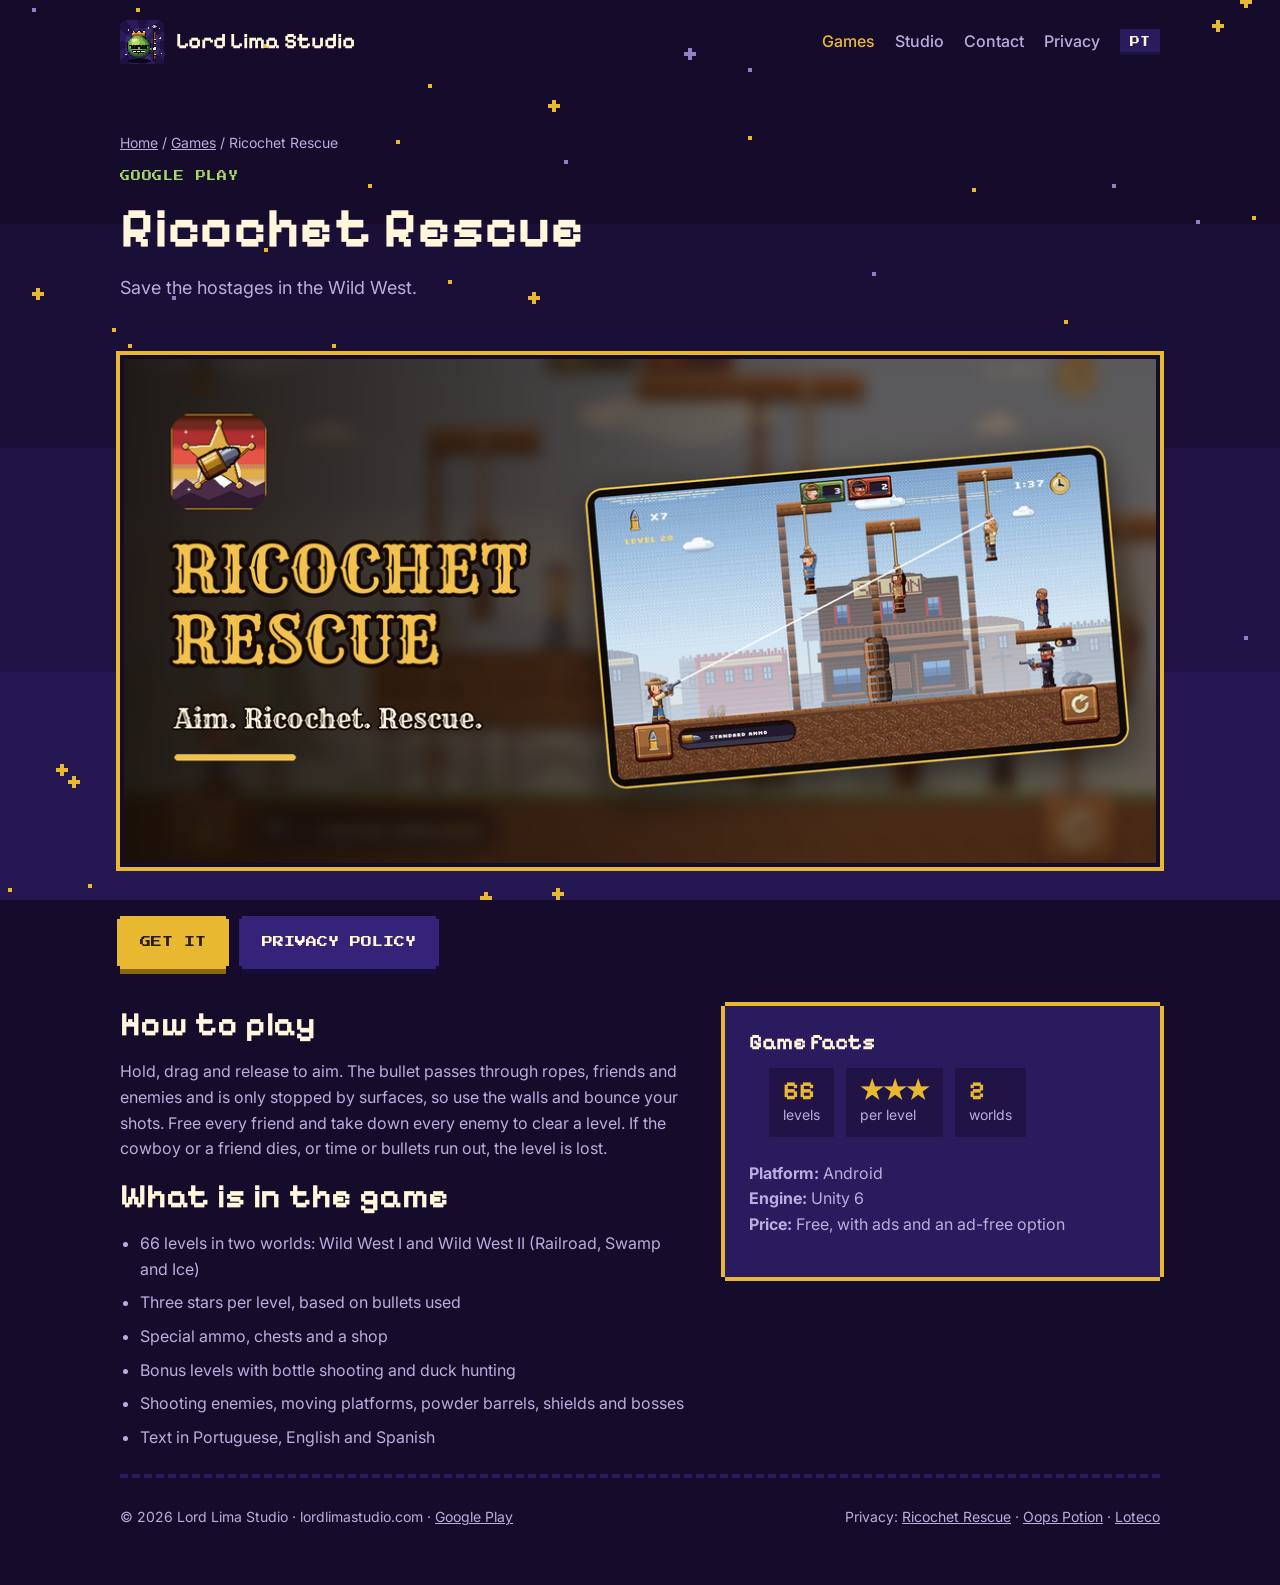
<file: en/games/ricochet-rescue/index.html>
<!doctype html>
<html lang="en">
<head>
<meta charset="utf-8">
<meta name="viewport" content="width=device-width, initial-scale=1">
<title>Ricochet Rescue | Lord Lima Studio</title>
<meta name="description" content="Ricochet Rescue: save the hostages in the Wild West with bouncing bullets. 66 levels for Android.">
<meta name="theme-color" content="#150c2b">
<link rel="canonical" href="https://lordlimastudio.com/en/games/ricochet-rescue/">
<link rel="alternate" hreflang="pt-BR" href="https://lordlimastudio.com/games/ricochet-rescue/">
<link rel="alternate" hreflang="en" href="https://lordlimastudio.com/en/games/ricochet-rescue/">
<link rel="alternate" hreflang="x-default" href="https://lordlimastudio.com/games/ricochet-rescue/">
<meta property="og:type" content="website">
<meta property="og:site_name" content="Lord Lima Studio">
<meta property="og:title" content="Ricochet Rescue | Lord Lima Studio">
<meta property="og:description" content="Ricochet Rescue: save the hostages in the Wild West with bouncing bullets. 66 levels for Android.">
<meta property="og:url" content="https://lordlimastudio.com/en/games/ricochet-rescue/">
<meta property="og:image" content="https://lordlimastudio.com/assets/img/og.jpg">
<meta name="twitter:card" content="summary_large_image">
<link rel="icon" type="image/png" href="/assets/img/favicon.png">
<link rel="apple-touch-icon" href="/assets/img/apple-touch-icon.png">
<link rel="preconnect" href="https://fonts.googleapis.com">
<link rel="preconnect" href="https://fonts.gstatic.com" crossorigin>
<link rel="stylesheet" href="https://fonts.googleapis.com/css2?family=Inter:wght@400;500;600&family=Pixelify+Sans:wght@500;700&family=Press+Start+2P&display=swap">
<link rel="stylesheet" href="/assets/css/site.css">
</head>
<body>
<a class="skip" href="#main">Skip to content</a>
<canvas id="sky" aria-hidden="true"></canvas>
<div class="wrap">
<nav class="site" aria-label="Principal">
  <a class="brand" href="/en/"><img src="/assets/img/logo.png" alt="" width="44" height="44">Lord Lima Studio</a>
  <ul>
    <li><a href="/en/games/" aria-current="page">Games</a></li>
    <li><a href="/en/about/">Studio</a></li>
    <li><a href="/en/contact/">Contact</a></li>
    <li><a href="/en/privacy/">Privacy</a></li>
    <li><a class="lang" href="/games/ricochet-rescue/" hreflang="pt-BR" lang="pt-BR" aria-label="Português">PT</a></li>
  </ul>
</nav>
<main id="main">
<div class="page-h"><div class="crumbs"><a href="/en/">Home</a> / <a href="/en/games/">Games</a> / Ricochet Rescue</div><span class="eyebrow">GOOGLE PLAY</span><h1>Ricochet Rescue</h1><p>Save the hostages in the Wild West.</p></div>
<div class="gp-hero"><div class="shot"><img src="/assets/img/games/rico-en.png" alt="Ricochet Rescue: Aim. Ricochet. Rescue." width="1024" height="500"></div></div>
<div class="btns" style="margin-top:24px"><a class="btn" href="https://play.google.com/store/apps/details?id=com.lordlima.ricochetrescue" target="_blank" rel="noopener">GET IT</a><a class="btn alt" href="https://lordduarte.github.io/ricochet_rescue-privacidade/" target="_blank" rel="noopener">PRIVACY POLICY</a></div>
<div class="gp-grid">
  <div>
    <h2>How to play</h2><p>Hold, drag and release to aim. The bullet passes through ropes, friends and enemies and is only stopped by surfaces, so use the walls and bounce your shots. Free every friend and take down every enemy to clear a level. If the cowboy or a friend dies, or time or bullets run out, the level is lost.</p>
    <h2>What is in the game</h2><ul><li>66 levels in two worlds: Wild West I and Wild West II (Railroad, Swamp and Ice)</li><li>Three stars per level, based on bullets used</li><li>Special ammo, chests and a shop</li><li>Bonus levels with bottle shooting and duck hunting</li><li>Shooting enemies, moving platforms, powder barrels, shields and bosses</li><li>Text in Portuguese, English and Spanish</li></ul>
  </div>
  <aside>
    <div class="side px"><h3>Game facts</h3>
      <ul class="facts"><li><b>66</b><span>levels</span></li><li><b>★★★</b><span>per level</span></li><li><b>2</b><span>worlds</span></li></ul>
      <p><b>Platform:</b> Android<br><b>Engine:</b> Unity 6<br><b>Price:</b> Free, with ads and an ad-free option</p>
    </div>
    
  </aside>
</div>
</main>
<footer>
  <span>© 2026 Lord Lima Studio · lordlimastudio.com · <a href="https://play.google.com/store/apps/dev?id=8411854920311777114" target="_blank" rel="noopener">Google Play</a></span>
  <span>Privacy: <a href="https://lordduarte.github.io/ricochet_rescue-privacidade/" target="_blank" rel="noopener">Ricochet Rescue</a> · <a href="https://lordduarte.github.io/oops_potion-privacidade/" target="_blank" rel="noopener">Oops Potion</a> · <a href="https://lordduarte.github.io/Loteco-privacidade/" target="_blank" rel="noopener">Loteco</a></span>
</footer>
</div>
<script src="/assets/js/site.js" defer></script>
</body>
</html>
</file>
<file: assets/css/site.css>
/* Lord Lima Studio: noite estrelada, bordas pixel, mascote como acento. */
:root{
  --night:#150c2b; --night2:#1f1445; --panel:#2a1a5e; --panel2:#35237a;
  --green:#6ab04c; --lime:#a8d86a; --gold:#e8b830; --cream:#fff6dc; --muted:#b9aedd; --gem:#4a90e2;
  --f-display:'Pixelify Sans','Courier New',monospace; --f-body:'Inter',system-ui,sans-serif; --f-ui:'Press Start 2P','Courier New',monospace;
  color-scheme:dark;
}
*{box-sizing:border-box}
html{scroll-behavior:smooth}
body{background:var(--night);color:var(--cream);font-family:var(--f-body);font-size:16px;line-height:1.6;margin:0;padding-block:0;padding-left:max(16px,env(safe-area-inset-left,0px));padding-right:max(16px,env(safe-area-inset-right,0px))}
#sky{position:fixed;inset:0;width:100%;height:100%;z-index:0;image-rendering:pixelated;pointer-events:none}
.wrap{position:relative;z-index:1;max-width:1040px;margin:0 auto}
a{color:var(--gold)}
h1,h2,h3{font-family:var(--f-display);font-weight:700;line-height:1.1;margin:0;text-wrap:balance}
h1{font-size:clamp(34px,6vw,56px)}
h2{font-size:clamp(28px,5vw,40px)}
h3{font-size:24px}
p{margin:0 0 16px}
.eyebrow{font-family:var(--f-ui);font-size:10px;letter-spacing:.08em;color:var(--lime);text-transform:uppercase}
.px{background:var(--panel);box-shadow:0 -4px 0 0 var(--gold),0 4px 0 0 var(--gold),-4px 0 0 0 var(--gold),4px 0 0 0 var(--gold)}
button:focus-visible,a:focus-visible{outline:3px solid var(--gem);outline-offset:3px}
.skip{position:absolute;left:-999px;top:0;background:var(--gold);color:#2a1a00;padding:8px 12px;z-index:50}
.skip:focus{left:8px;top:8px}
body::before{content:"";position:fixed;inset:0 0 auto;height:env(safe-area-inset-top,0px);z-index:30;background:var(--night)}

/* navegação */
nav.site{display:flex;justify-content:space-between;align-items:center;gap:16px;padding:20px 0;flex-wrap:wrap}
nav.site .brand{display:flex;align-items:center;gap:12px;font-family:var(--f-display);font-weight:700;font-size:22px;text-decoration:none;color:var(--cream)}
nav.site .brand img{width:44px;height:44px;image-rendering:pixelated}
nav.site ul{display:flex;gap:20px;list-style:none;margin:0;padding:0;flex-wrap:wrap;align-items:center}
nav.site ul a{color:var(--muted);text-decoration:none;font-weight:500}
nav.site ul a:hover,nav.site ul a[aria-current=page]{color:var(--gold)}
nav.site ul a.lang{font-family:var(--f-ui);font-size:10px;color:var(--cream);background:var(--panel);padding:8px 10px;box-shadow:inset 0 -3px 0 rgba(0,0,0,.35)}

/* botões */
.btns{display:flex;gap:16px;flex-wrap:wrap}
.btn{font-family:var(--f-ui);font-size:11px;line-height:1.4;text-decoration:none;color:#2a1a00;background:var(--gold);padding:16px 20px;display:inline-block;box-shadow:0 -3px 0 0 var(--gold),0 3px 0 0 var(--gold),-3px 0 0 0 var(--gold),3px 0 0 0 var(--gold),0 8px 0 0 #8a6a10;transition:transform .08s;margin-bottom:8px}
.btn:hover{transform:translateY(2px)}
.btn.alt{background:var(--panel2);color:var(--cream);box-shadow:0 -3px 0 0 var(--panel2),0 3px 0 0 var(--panel2),-3px 0 0 0 var(--panel2),3px 0 0 0 var(--panel2),0 8px 0 0 #170d3a}

/* hero */
.hero{display:grid;grid-template-columns:1.1fr .9fr;gap:32px;align-items:center;padding:40px 0 64px}
.hero h1{font-size:clamp(38px,7vw,68px);margin:14px 0 18px}
.hero h1 em{font-style:normal;color:var(--gold)}
.hero p.lead{font-size:18px;color:var(--muted);max-width:46ch;margin:0 0 28px}
.mascot{justify-self:center;width:min(100%,380px);aspect-ratio:1}
.mascot img{width:100%;height:100%;image-rendering:pixelated;animation:bob 3s steps(6) infinite;display:block}
@keyframes bob{50%{transform:translateY(-10px)}}
.grass{height:24px;width:100%;image-rendering:pixelated;display:block}

section{padding:72px 0}
.sec-h{display:flex;flex-direction:column;gap:12px;margin-bottom:40px}
.sec-h p{color:var(--muted);max-width:60ch;margin:0}
.page-h{padding:48px 0 24px;display:flex;flex-direction:column;gap:14px}
.page-h p{color:var(--muted);max-width:60ch;font-size:18px}
.crumbs{font-size:14px;color:var(--muted)}
.crumbs a{color:var(--muted)}

/* cards de jogo */
.game{display:grid;grid-template-columns:minmax(0,1.15fr) minmax(0,1fr);gap:40px;align-items:center;padding:32px;margin:12px 0 56px}
.game.rev{grid-template-columns:minmax(0,1fr) minmax(0,1.15fr)}
.game h3{margin:10px 0 12px;font-size:32px}
.game p{color:var(--muted);margin:0 0 18px}
.shot{display:block;min-width:0;box-shadow:0 0 0 4px var(--night),0 0 0 8px var(--gold)}
.shot img,.shot video{display:block;width:100%;height:auto}
.facts{display:flex;gap:12px;flex-wrap:wrap;margin:0 0 24px;padding:0;list-style:none}
.facts li{background:var(--night2);padding:10px 14px;font-size:14px;min-width:0}
.facts b{display:block;font-family:var(--f-display);font-size:26px;color:var(--gold);line-height:1}
.chip{font-family:var(--f-ui);font-size:9px;background:var(--green);color:#10230a;padding:6px 8px;display:inline-block;margin-right:6px}
.chip.soon{background:var(--gem);color:#06182f}

/* página de jogo */
.gp-hero{padding:8px 0 32px}
.gp-hero .shot{margin:8px 4px 0}
.gp-grid{display:grid;grid-template-columns:minmax(0,1.3fr) minmax(0,1fr);gap:40px;padding:32px 0 8px;align-items:start}
.gp-grid h2{font-size:clamp(26px,4vw,34px);margin-bottom:16px}
.gp-grid p,.gp-grid li{color:var(--muted)}
.gp-grid ul{padding-left:20px;margin:0 0 16px}
.gp-grid li{margin-bottom:8px}
.side{padding:24px}
.side h3{font-size:22px;margin-bottom:14px}
.video{max-width:300px;margin:0 auto}

/* sobre e contato */
.about{display:grid;grid-template-columns:1fr 1fr;gap:32px}
.about .card{padding:28px}
.about h3{margin-bottom:12px}
.about p,.about li{color:var(--muted)}
.about ul{margin:12px 0 0;padding-left:20px}
.contact{padding:36px;text-align:center}
.mail{display:inline-block;font-family:var(--f-display);font-size:clamp(20px,4vw,30px);color:var(--gold);margin:14px 0 22px;word-break:break-all}
.contact p{color:var(--muted);margin:0 0 8px}
.plist{list-style:none;margin:0;padding:0;display:grid;gap:20px}
.plist li{display:flex;justify-content:space-between;align-items:center;gap:16px;flex-wrap:wrap;padding:20px 24px}
.plist strong{font-family:var(--f-display);font-size:22px}
.plist span{color:var(--muted);font-size:14px;display:block}

footer{padding:28px 0 56px;color:var(--muted);font-size:14px;display:flex;justify-content:space-between;gap:16px;flex-wrap:wrap;border-top:4px dashed var(--panel)}
footer a{color:var(--muted)}

@media (max-width:760px){
  .hero,.about,.gp-grid{grid-template-columns:1fr}
  .game,.game.rev{grid-template-columns:1fr;padding:24px}
  .game:not(.rev) .shot{order:2}
  nav.site ul{gap:14px}
}
@media (prefers-reduced-motion:reduce){.mascot img{animation:none}html{scroll-behavior:auto}}
</file>
